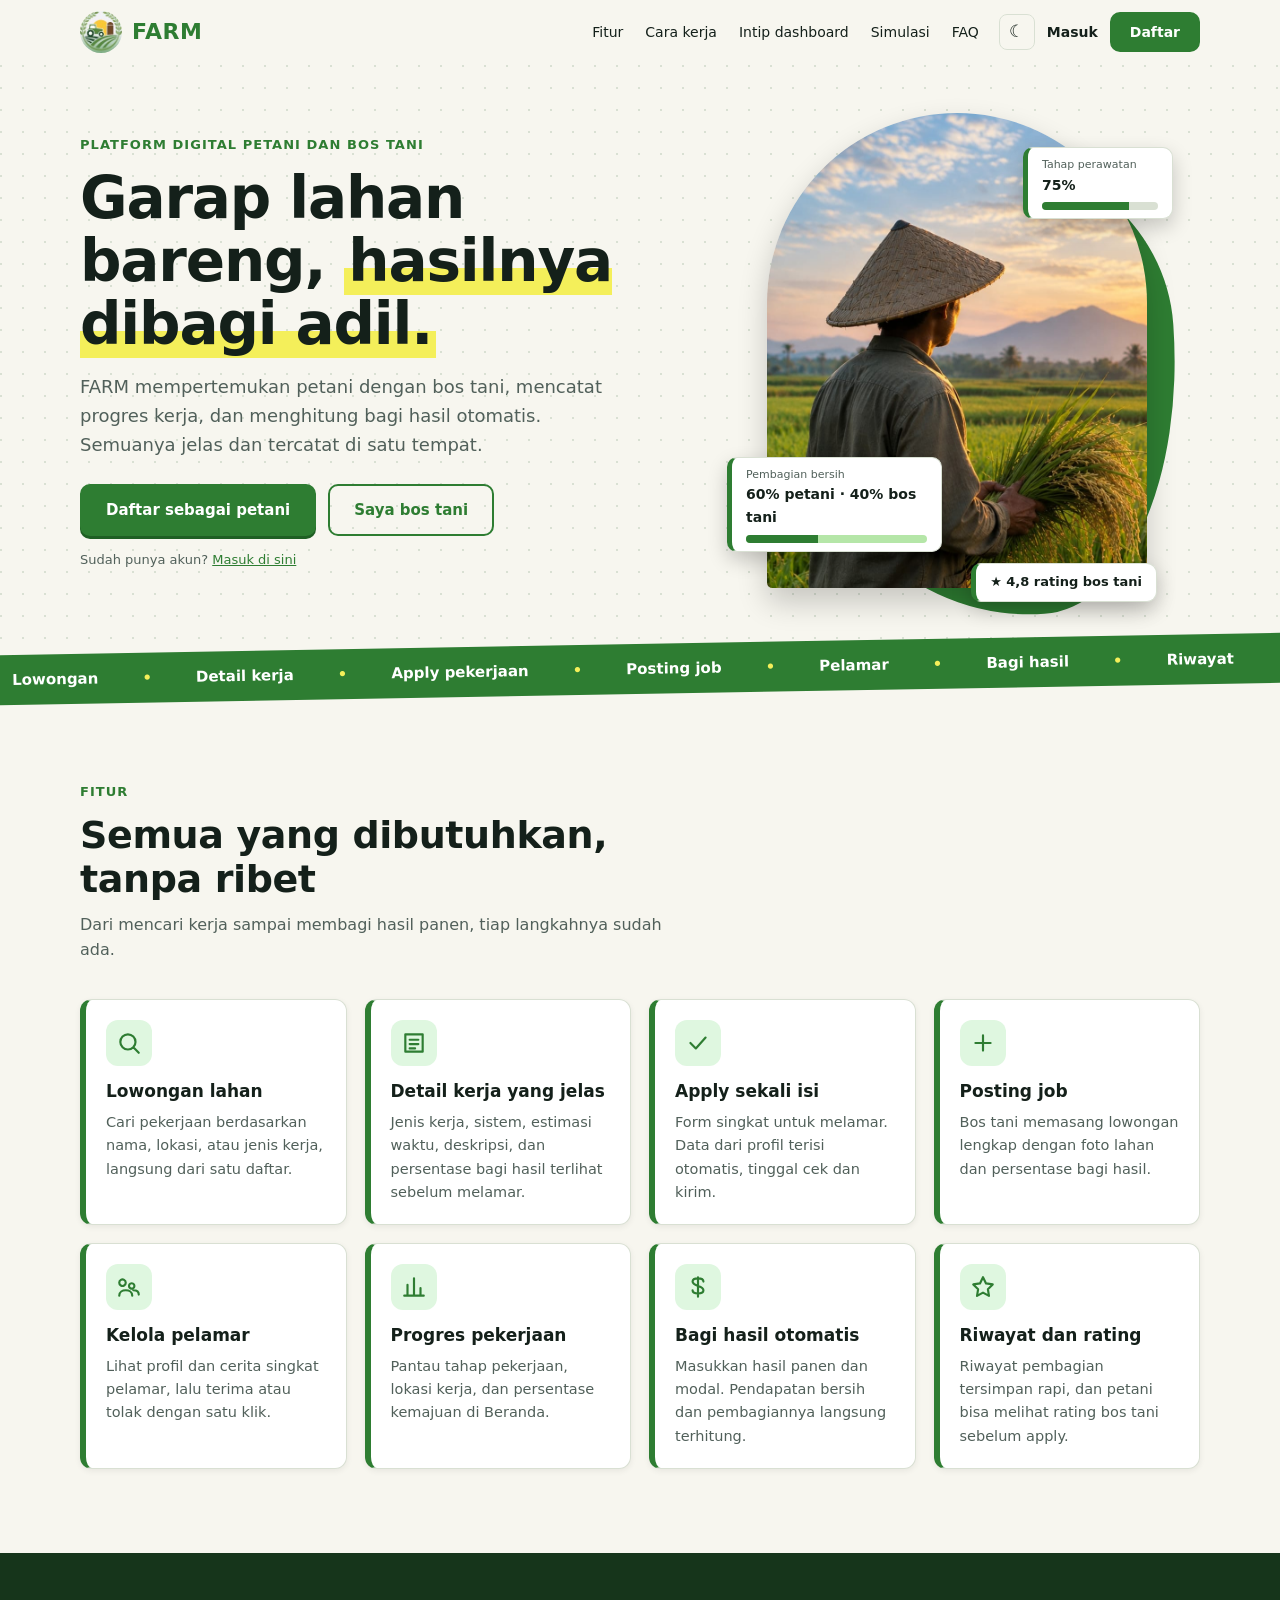
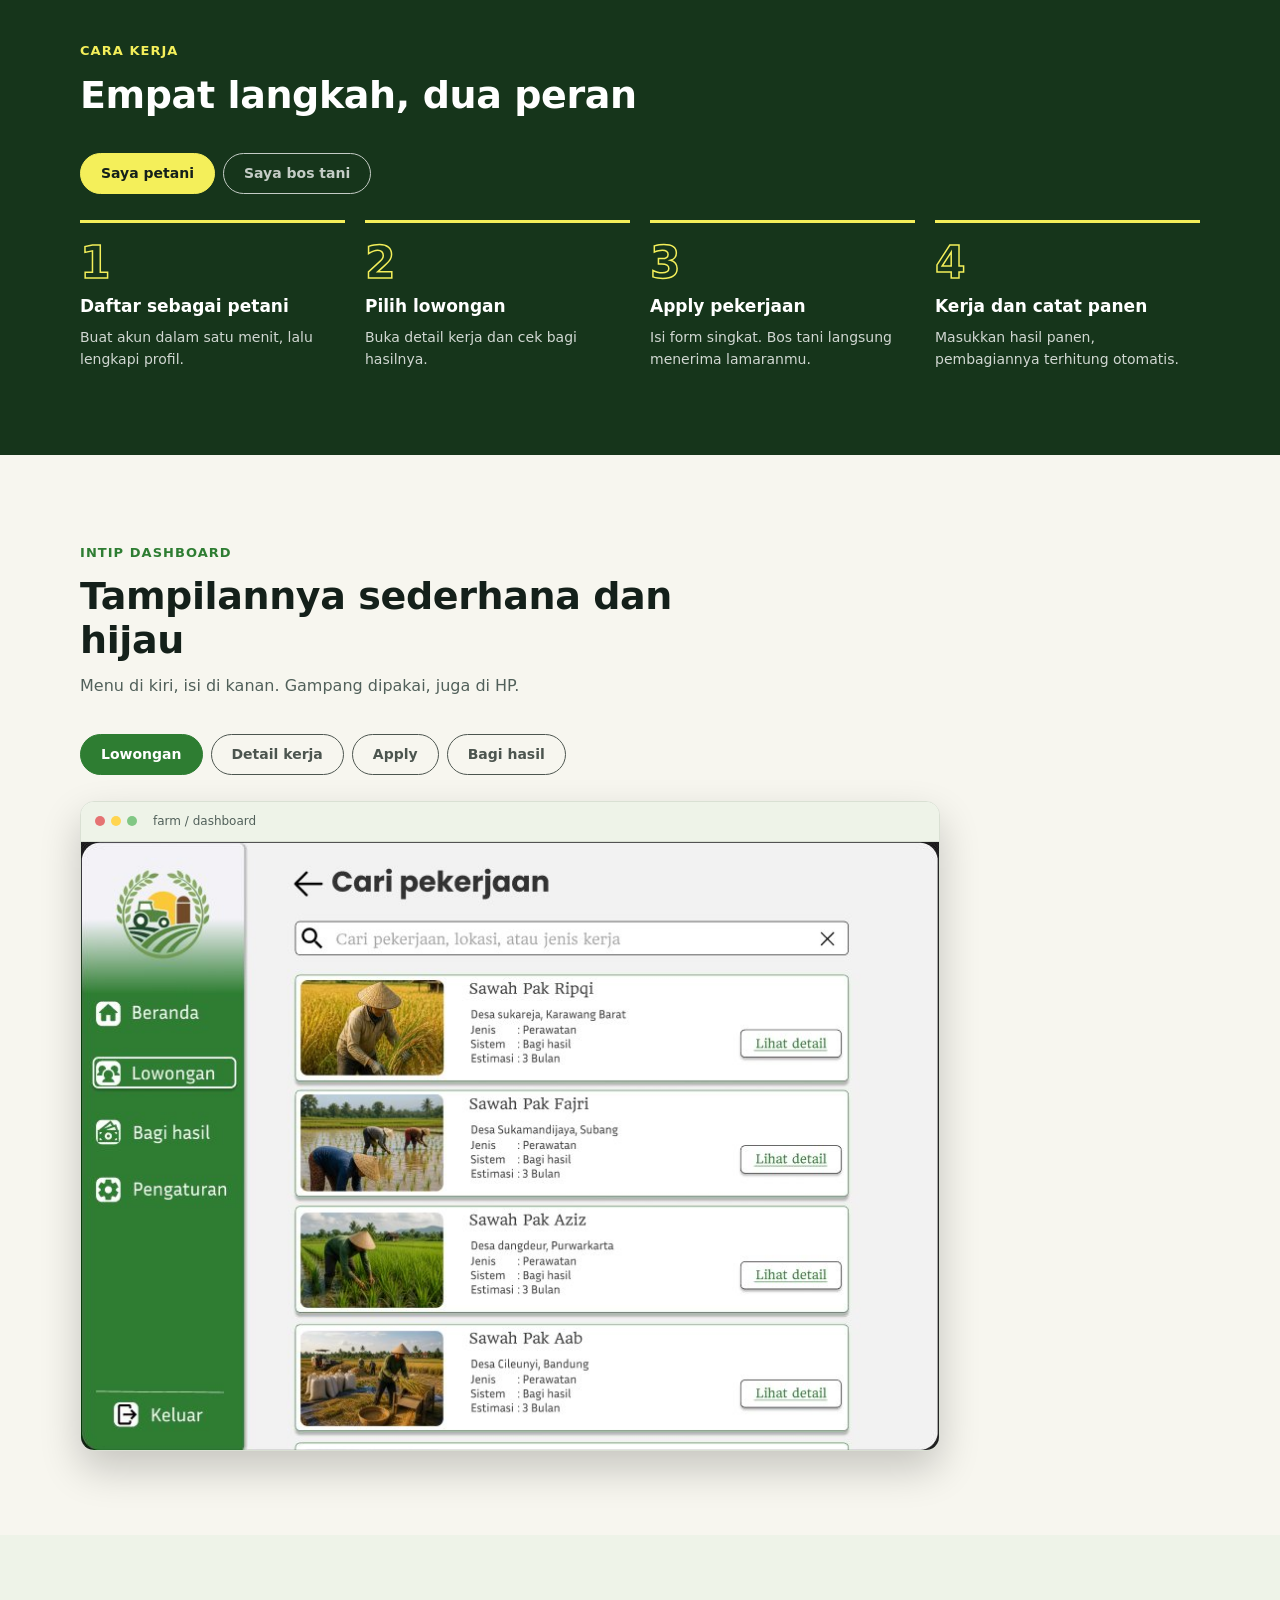
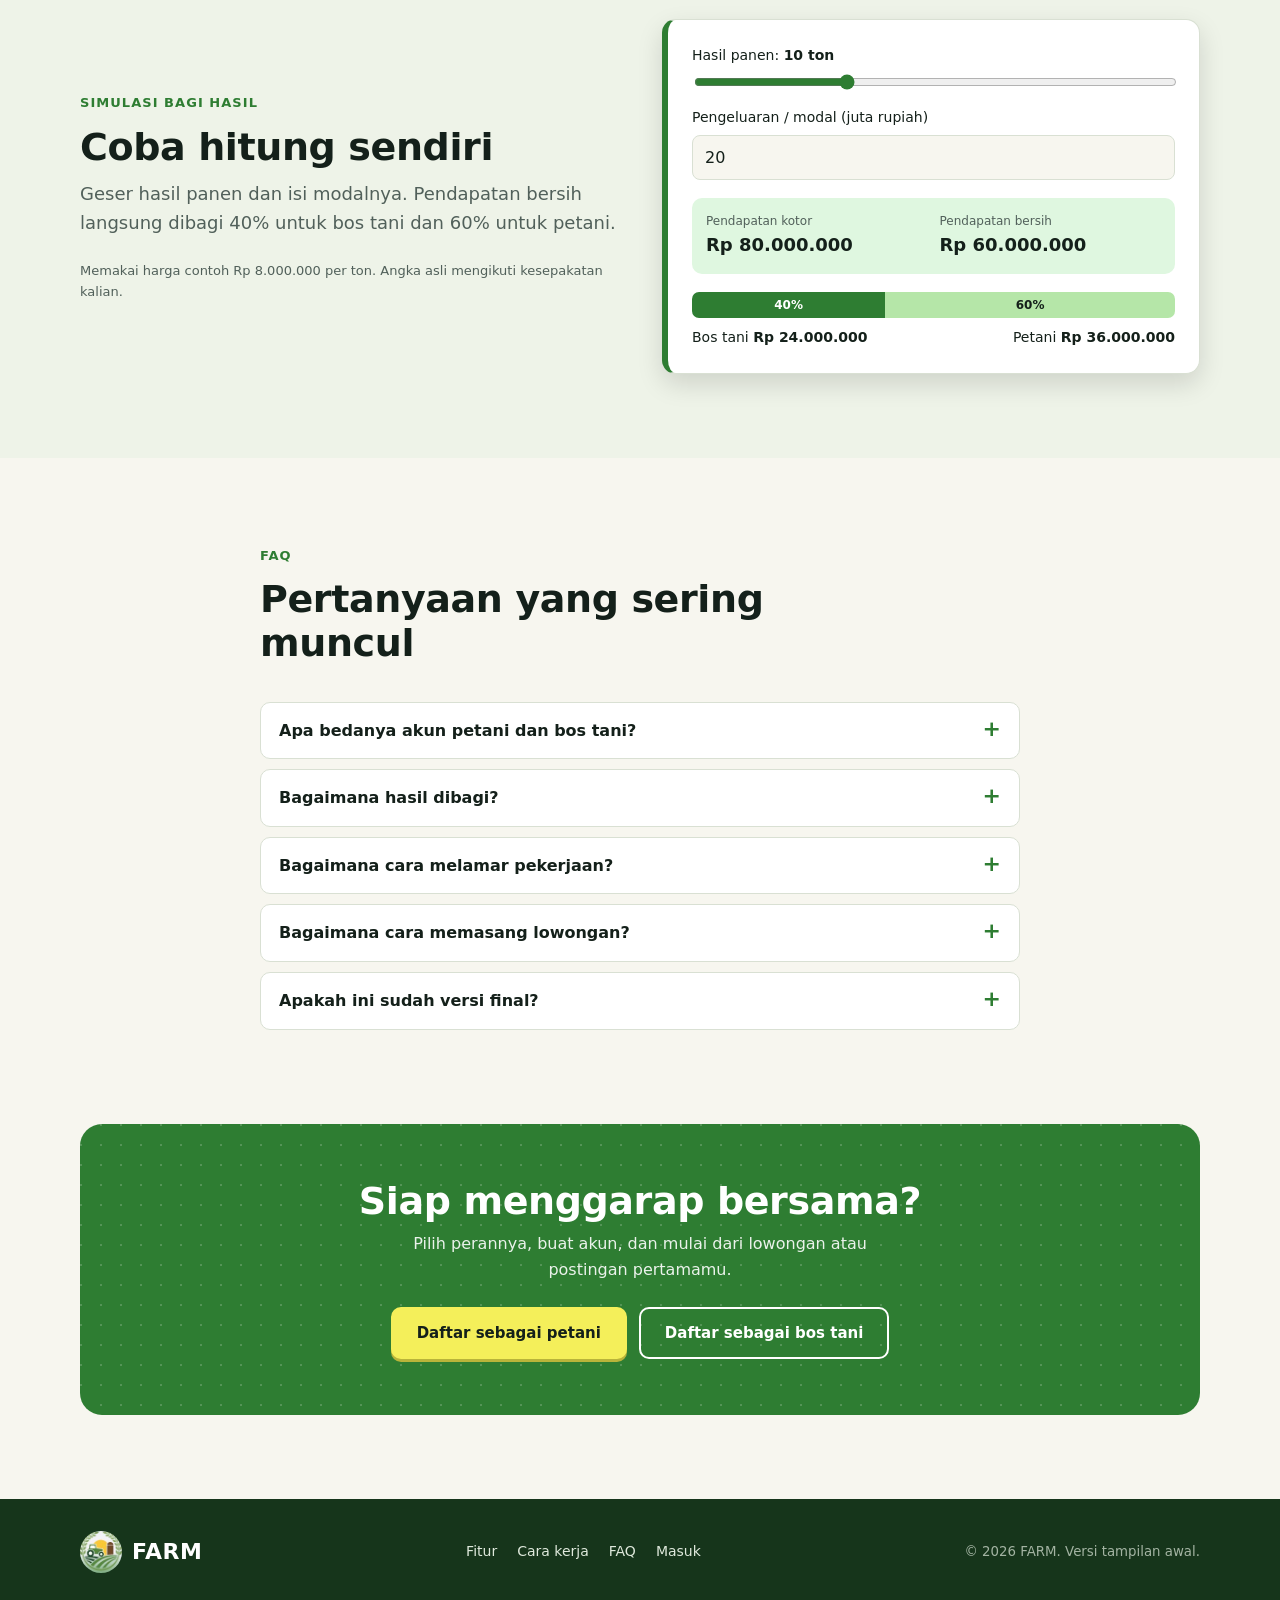
<file: index.html>
<!DOCTYPE html>
<html lang="id">
<head>
<meta charset="utf-8">
<meta name="viewport" content="width=device-width, initial-scale=1, viewport-fit=cover">
<title>FARM – Garap lahan bareng, hasil dibagi adil</title>
<meta name="description" content="FARM mempertemukan petani dan bos tani: cari lowongan, apply, posting job, dan hitung bagi hasil otomatis.">
<link rel="icon" href="assets/logo.jpg">
<link rel="stylesheet" href="css/landing.css">
<script src="js/common.js"></script>
</head>
<body>
<header class="nav" id="top"><div class="w nav-in">
  <a class="brand" href="#top"><img src="assets/logo.jpg" alt=""><span>FARM</span></a>
  <nav id="menu" aria-label="Menu utama"><a href="#fitur">Fitur</a><a href="#cara">Cara kerja</a><a href="#intip">Intip dashboard</a><a href="#simulasi">Simulasi</a><a href="#faq">FAQ</a></nav>
  <div class="nav-act"><button id="tema" type="button" aria-label="Ganti tema">&#9680;</button><a class="lnk" href="login.html">Masuk</a><a class="btn sm" href="login.html#daftar">Daftar</a><button id="burger" type="button" aria-label="Buka menu" aria-expanded="false">&#9776;</button></div>
</div></header>
<main>
<section class="hero"><div class="w hero-in">
  <div class="rv">
    <p class="eyebrow">Platform digital petani dan bos tani</p>
    <h1>Garap lahan bareng, <span class="hl">hasilnya dibagi adil.</span></h1>
    <p class="lead">FARM mempertemukan petani dengan bos tani, mencatat progres kerja, dan menghitung bagi hasil otomatis. Semuanya jelas dan tercatat di satu tempat.</p>
    <div class="cta"><a class="btn" href="login.html#daftar-petani">Daftar sebagai petani</a><a class="btn ghost" href="login.html#daftar-bos">Saya bos tani</a></div>
    <p class="small">Sudah punya akun? <a href="login.html">Masuk di sini</a></p>
  </div>
  <div class="hv rv"><div class="blob"></div>
    <img class="hero-img" src="assets/Leanding.jpeg" alt="Petani tersenyum memeluk padi hasil panen">
    <div class="chip c1"><small>Pembagian bersih</small><b>60% petani &middot; 40% bos tani</b><div class="bar2"><i></i></div></div>
    <div class="chip c2"><small>Tahap perawatan</small><b>75%</b><div class="pbar"><i></i></div></div>
    <div class="chip c3">&#9733; 4,8 rating bos tani</div>
  </div>
</div></section>
<div class="mq" aria-hidden="true"><div class="mq-in"><span>Lowongan</span><span>Detail kerja</span><span>Apply pekerjaan</span><span>Posting job</span><span>Pelamar</span><span>Bagi hasil</span><span>Riwayat</span><span>Rating</span><span>Lowongan</span><span>Detail kerja</span><span>Apply pekerjaan</span><span>Posting job</span><span>Pelamar</span><span>Bagi hasil</span><span>Riwayat</span><span>Rating</span></div></div>

<section class="sec" id="fitur"><div class="w">
  <div class="head rv"><p class="eyebrow">Fitur</p><h2>Semua yang dibutuhkan, tanpa ribet</h2><p>Dari mencari kerja sampai membagi hasil panen, tiap langkahnya sudah ada.</p></div>
  <div class="fgrid"><article class="fc rv"><span class="ico"><svg viewBox="0 0 24 24"><path d="M11 4a7 7 0 1 0 0 14 7 7 0 0 0 0-14zM21 21l-5-5"/></svg></span><h3>Lowongan lahan</h3><p>Cari pekerjaan berdasarkan nama, lokasi, atau jenis kerja, langsung dari satu daftar.</p></article><article class="fc rv"><span class="ico"><svg viewBox="0 0 24 24"><path d="M4 4h16v16H4zM8 9h8M8 13h8M8 17h5"/></svg></span><h3>Detail kerja yang jelas</h3><p>Jenis kerja, sistem, estimasi waktu, deskripsi, dan persentase bagi hasil terlihat sebelum melamar.</p></article><article class="fc rv"><span class="ico"><svg viewBox="0 0 24 24"><path d="M5 12l5 5 9-10"/></svg></span><h3>Apply sekali isi</h3><p>Form singkat untuk melamar. Data dari profil terisi otomatis, tinggal cek dan kirim.</p></article><article class="fc rv"><span class="ico"><svg viewBox="0 0 24 24"><path d="M12 5v14M5 12h14"/></svg></span><h3>Posting job</h3><p>Bos tani memasang lowongan lengkap dengan foto lahan dan persentase bagi hasil.</p></article><article class="fc rv"><span class="ico"><svg viewBox="0 0 24 24"><path d="M9 8a3 3 0 1 0 0 .1M3 20c0-3.500 3-5 6-5s6 1.500 6 5M17 11a2.500 2.500 0 1 0 0 .1M16 15c3 0 5 1.500 5 4"/></svg></span><h3>Kelola pelamar</h3><p>Lihat profil dan cerita singkat pelamar, lalu terima atau tolak dengan satu klik.</p></article><article class="fc rv"><span class="ico"><svg viewBox="0 0 24 24"><path d="M3 20h18M6 20V10M12 20V4M18 20v-7"/></svg></span><h3>Progres pekerjaan</h3><p>Pantau tahap pekerjaan, lokasi kerja, dan persentase kemajuan di Beranda.</p></article><article class="fc rv"><span class="ico"><svg viewBox="0 0 24 24"><path d="M12 3v18M17 7c0-2-2-3-5-3S7 5 7 7s2 3 5 4 5 2 5 4-2 3-5 3-5-1-5-3"/></svg></span><h3>Bagi hasil otomatis</h3><p>Masukkan hasil panen dan modal. Pendapatan bersih dan pembagiannya langsung terhitung.</p></article><article class="fc rv"><span class="ico"><svg viewBox="0 0 24 24"><path d="M12 3l2.800 5.700 6.200.9-4.500 4.400 1 6.200L12 17.200 6.500 20.200l1-6.200L3 9.600l6.200-.9z"/></svg></span><h3>Riwayat dan rating</h3><p>Riwayat pembagian tersimpan rapi, dan petani bisa melihat rating bos tani sebelum apply.</p></article></div>
</div></section>

<section class="sec dk" id="cara"><div class="w">
  <div class="head rv"><p class="eyebrow">Cara kerja</p><h2>Empat langkah, dua peran</h2></div>
  <div class="tabs rv" role="tablist"><button role="tab" data-g="cara" data-t="petani" aria-selected="true">Saya petani</button><button role="tab" data-g="cara" data-t="bos" aria-selected="false">Saya bos tani</button></div>
  <div data-gp="cara" data-p="petani"><ol class="steps"><li><b>1</b><h4>Daftar sebagai petani</h4><p>Buat akun dalam satu menit, lalu lengkapi profil.</p></li><li><b>2</b><h4>Pilih lowongan</h4><p>Buka detail kerja dan cek bagi hasilnya.</p></li><li><b>3</b><h4>Apply pekerjaan</h4><p>Isi form singkat. Bos tani langsung menerima lamaranmu.</p></li><li><b>4</b><h4>Kerja dan catat panen</h4><p>Masukkan hasil panen, pembagiannya terhitung otomatis.</p></li></ol></div><div data-gp="cara" data-p="bos" hidden><ol class="steps"><li><b>1</b><h4>Daftar sebagai bos tani</h4><p>Buat akun dan atur profil lahanmu.</p></li><li><b>2</b><h4>Posting job</h4><p>Isi detail kerja, foto lahan, dan persentase bagi hasil.</p></li><li><b>3</b><h4>Pilih pelamar</h4><p>Baca profil pelamar, terima yang cocok.</p></li><li><b>4</b><h4>Pantau dan bagi hasil</h4><p>Lihat progres kerja, lalu hitung pembagian saat panen.</p></li></ol></div>
</div></section>

<section class="sec" id="intip"><div class="w">
  <div class="head rv"><p class="eyebrow">Intip dashboard</p><h2>Tampilannya sederhana dan hijau</h2><p>Menu di kiri, isi di kanan. Gampang dipakai, juga di HP.</p></div>
  <div class="tabs rv" role="tablist"><button role="tab" data-g="prev" data-t="lowongan" aria-selected="true">Lowongan</button><button role="tab" data-g="prev" data-t="detail" aria-selected="false">Detail kerja</button><button role="tab" data-g="prev" data-t="apply" aria-selected="false">Apply</button><button role="tab" data-g="prev" data-t="bagi" aria-selected="false">Bagi hasil</button></div>
  <div class="frame rv"><div class="fbar"><i></i><i></i><i></i><span>farm / dashboard</span></div><img data-gp="prev" data-p="lowongan" src="assets/preview-lowongan.jpg" alt="Tampilan Lowongan di dashboard" ><img data-gp="prev" data-p="detail" src="assets/preview-detail.jpg" alt="Tampilan Detail kerja di dashboard" hidden><img data-gp="prev" data-p="apply" src="assets/preview-apply.jpg" alt="Tampilan Apply di dashboard" hidden><img data-gp="prev" data-p="bagi" src="assets/preview-bagi.jpg" alt="Tampilan Bagi hasil di dashboard" hidden></div>
</div></section>

<section class="sec alt" id="simulasi"><div class="w sim">
  <div class="rv"><p class="eyebrow">Simulasi bagi hasil</p><h2>Coba hitung sendiri</h2><p class="lead">Geser hasil panen dan isi modalnya. Pendapatan bersih langsung dibagi 40% untuk bos tani dan 60% untuk petani.</p><p class="small">Memakai harga contoh Rp 8.000.000 per ton. Angka asli mengikuti kesepakatan kalian.</p></div>
  <div class="card rv">
    <label for="sn">Hasil panen: <b id="snv">10 ton</b></label><input id="sn" type="range" min="1" max="30" value="10">
    <label for="sm">Pengeluaran / modal (juta rupiah)</label><input id="sm" type="number" min="0" value="20">
    <div class="res" aria-live="polite"><div><small>Pendapatan kotor</small><b id="r-k"></b></div><div><small>Pendapatan bersih</small><b id="r-b"></b></div></div>
    <div class="split"><div class="sb"><i style="width:40%">40%</i><i class="p" style="width:60%">60%</i></div>
      <div class="sl"><span>Bos tani <b id="r-bos"></b></span><span>Petani <b id="r-pet"></b></span></div></div>
    <p class="warn" id="r-w" hidden>Modal melebihi pendapatan, jadi belum ada yang dibagi.</p>
  </div>
</div></section>

<section class="sec" id="faq"><div class="w narrow">
  <div class="head rv"><p class="eyebrow">FAQ</p><h2>Pertanyaan yang sering muncul</h2></div><details class="rv"><summary>Apa bedanya akun petani dan bos tani?</summary><p>Petani mencari dan melamar pekerjaan. Bos tani memposting lowongan, memilih pelamar, dan memantau progres. Keduanya memakai hitungan bagi hasil yang sama.</p></details><details class="rv"><summary>Bagaimana hasil dibagi?</summary><p>Pembagian dihitung dari pendapatan bersih, yaitu hasil panen dikurangi modal. Contoh di sini memakai 60% untuk petani dan 40% untuk bos tani, dan persentasenya selalu terlihat di detail kerja.</p></details><details class="rv"><summary>Bagaimana cara melamar pekerjaan?</summary><p>Masuk sebagai petani, buka menu Lowongan, pilih Lihat detail, lalu Apply pekerjaan dan isi form singkatnya.</p></details><details class="rv"><summary>Bagaimana cara memasang lowongan?</summary><p>Masuk sebagai bos tani, buka menu Posting job, isi detail kerja, lalu tekan Posting lowongan. Lowongan langsung tampil di daftar petani.</p></details><details class="rv"><summary>Apakah ini sudah versi final?</summary><p>Ini masih versi pengembangan. Data tersimpan di database MySQL. Login Google/Facebook masih mode demo.</p></details>
</div></section>

<section class="w"><div class="band rv"><h2>Siap menggarap bersama?</h2><p>Pilih perannya, buat akun, dan mulai dari lowongan atau postingan pertamamu.</p>
  <div class="cta c"><a class="btn y" href="login.html#daftar-petani">Daftar sebagai petani</a><a class="btn ghost w2" href="login.html#daftar-bos">Daftar sebagai bos tani</a></div></div></section>
</main>
<footer><div class="w foot"><a class="brand" href="#top"><img src="assets/logo.jpg" alt=""><span>FARM</span></a><nav><a href="#fitur">Fitur</a><a href="#cara">Cara kerja</a><a href="#faq">FAQ</a><a href="login.html">Masuk</a></nav><small>&copy; 2026 FARM. Versi tampilan awal.</small></div></footer>
<script src="js/landing.js"></script>
</body>
</html>
</file>
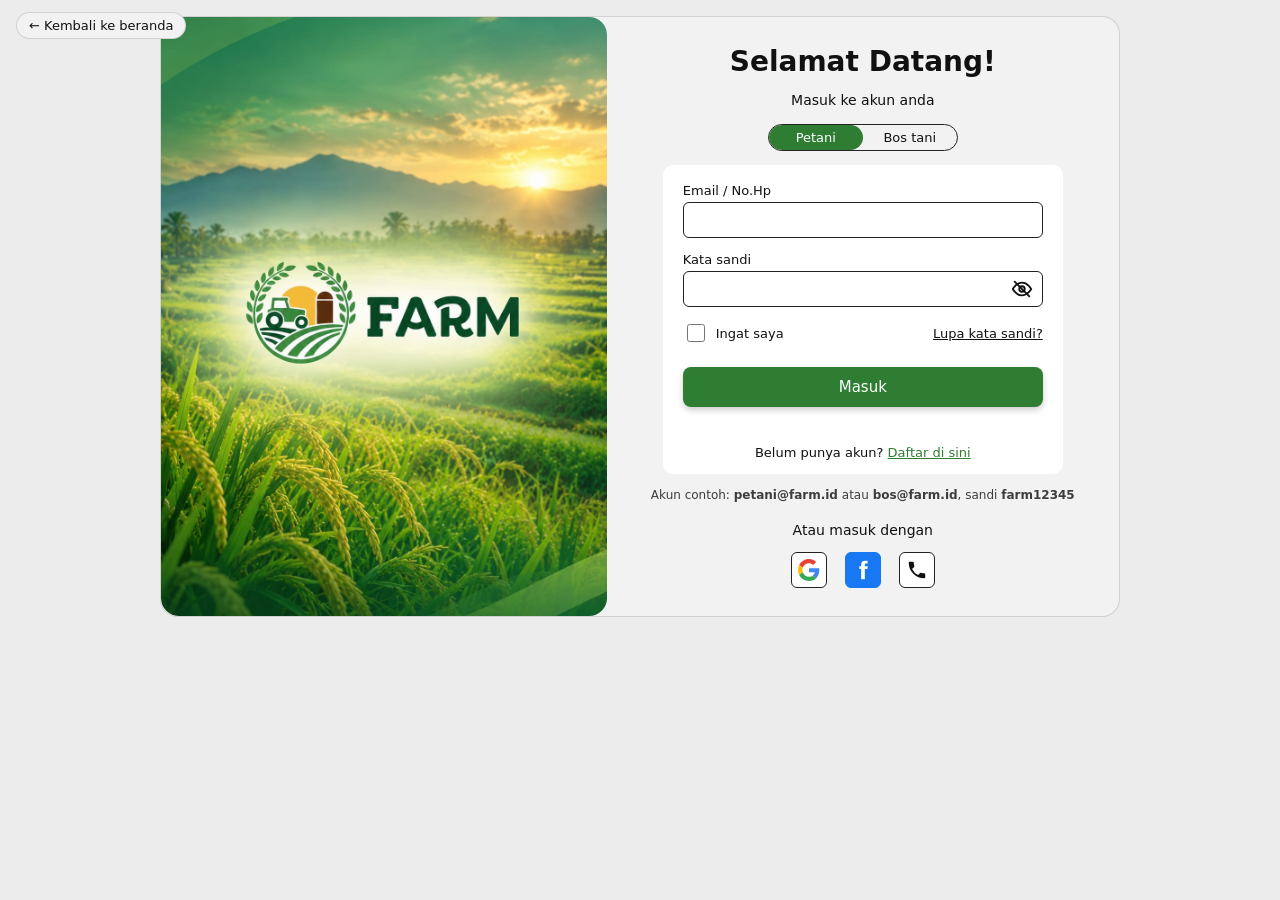
<file: dashboard-bos-tani.html>
<!DOCTYPE html>
<html lang="id">
<head>
<meta charset="utf-8">
<meta name="viewport" content="width=device-width, initial-scale=1, viewport-fit=cover">
<title>FARM – Dashboard Bos Tani</title>
<link rel="icon" href="data:,">
<link rel="stylesheet" href="css/dashboard.css">
<script src="js/common.js"></script>
</head>
<body data-role="bos">
<aside>
  <img class="logo" src="assets/logo.jpg" alt="FARM">
  <nav>
    <button class="nav" data-v="beranda" aria-current="page"><svg width="24" height="24" viewBox="0 0 24 24" fill="currentColor"><path d="M12 3 2 12h3v8h5v-6h4v6h5v-8h3z"/></svg><span>Beranda</span></button>
    <button class="nav" data-v="pelamar"><svg width="24" height="24" viewBox="0 0 24 24" fill="currentColor"><circle cx="9" cy="8" r="3.500"/><circle cx="17" cy="9" r="2.500"/><path d="M2 20c0-3.500 3-6 7-6s7 2.500 7 6zM15 14.500c3.500 0 7 1.500 7 5.500h-5c0-2-.8-4-2-5.500z"/></svg><span>Pelamar</span></button>
    <button class="nav" data-v="posting"><svg width="24" height="24" viewBox="0 0 24 24" fill="none" stroke="currentColor" stroke-width="2.500" stroke-linecap="round"><rect x="3" y="3" width="18" height="18" rx="3"/><path d="M12 8v8M8 12h8"/></svg><span>Posting job</span></button>
    <button class="nav" data-v="bagi"><svg width="24" height="24" viewBox="0 0 24 24" fill="currentColor"><path d="M3 9l9-6 9 6v11H3zm9-3.600L6 9.500V18h12V9.500zM9 11h6v5H9z"/></svg><span>Bagi hasil</span></button>
    <button class="nav" data-v="chat"><svg width="24" height="24" viewBox="0 0 24 24" fill="currentColor"><path d="M4 3h16a2 2 0 0 1 2 2v11a2 2 0 0 1-2 2H9l-5 4v-4H4a2 2 0 0 1-2-2V5a2 2 0 0 1 2-2z"/></svg><span>Chat</span></button>
    <button class="nav" data-v="atur"><svg width="24" height="24" viewBox="0 0 24 24" fill="currentColor"><path d="M19.400 13a7.500 7.500 0 0 0 0-2l2.100-1.600-2-3.500-2.500 1a7.500 7.500 0 0 0-1.700-1L15 3h-4l-.4 2.900a7.500 7.500 0 0 0-1.700 1l-2.500-1-2 3.500L6.600 11a7.500 7.500 0 0 0 0 2l-2.100 1.600 2 3.500 2.500-1c.5.400 1.100.7 1.700 1L11 21h4l.4-2.900c.6-.3 1.200-.6 1.700-1l2.500 1 2-3.500zM13 15.500a3.500 3.500 0 1 1 0-7 3.500 3.500 0 0 1 0 7z"/></svg><span>Pengaturan</span></button>
  </nav>
  <button class="nav out" id="keluar"><svg width="24" height="24" viewBox="0 0 24 24" fill="none" stroke="currentColor" stroke-width="2.500" stroke-linecap="round" stroke-linejoin="round"><path d="M10 4H4v16h6M14 8l4 4-4 4M18 12H9"/></svg><span>Keluar</span></button>
</aside>

<main>
<!-- BERANDA -->
<section id="v-beranda">
  <div class="top"><div><h1>Hallo, <span class="nm">Andi</span></h1><div class="role">Bos tani</div></div><button class="bell" aria-label="Notifikasi"><svg width="34" height="34" viewBox="0 0 24 24" fill="currentColor"><path d="M12 22a2.500 2.500 0 0 0 2.400-2h-4.800A2.500 2.500 0 0 0 12 22zm7-6V11a7 7 0 0 0-5-6.700V3a2 2 0 0 0-4 0v1.300A7 7 0 0 0 5 11v5l-2 2v1h18v-1z"/></svg><i></i></button></div>
  <div class="banner" id="bn">Ada 4 pelamar baru menunggu keputusanmu</div>
  <div class="card" style="margin-bottom:16px;max-width:820px"><h2 id="kj-t">Progres pekerjaan</h2><div id="kj"></div></div>
  <div class="card" style="max-width:520px"><h2>Ringkasan Bagi Hasil</h2>
    <div class="sum"><div><div style="text-align:center">Hasil panen terakhir</div><div class="big" id="s-ton">-</div></div>
      <div><div style="text-align:center;text-decoration:underline;text-decoration-color:#1e88e5;margin-bottom:6px">Pembagian hasil</div>
        <p><span id="s-bl">Bos tani</span><span id="s-bos"></span></p><p><span id="s-pl">Petani</span><span id="s-pet"></span></p><p style="border-top:1px solid #333;padding-top:3px"><span>Pendapatan bersih</span><span id="s-net"></span></p></div></div></div>
</section>

<!-- LOWONGAN -->
<section id="v-pelamar" hidden>
  <div class="top"><h1 class="sub"><button class="back" data-v="beranda" aria-label="Kembali">&larr;</button>Daftar pelamar</h1></div>
  <div class="search"><span>&#128269;</span><input id="q" placeholder="Cari nama, lokasi, atau keahlian" aria-label="Cari"><button id="qx" aria-label="Hapus">&times;</button></div>
  <div id="pelamar"></div><p id="nopel" class="note" hidden>Tidak ada pelamar yang cocok.</p>
</section>

<!-- BAGI HASIL -->
<section id="v-bagi" hidden>
  <div class="top"><div><h1>Hallo, <span class="nm">Andi</span></h1><div class="role">Bos tani</div></div><button class="bell" aria-label="Notifikasi"><svg width="34" height="34" viewBox="0 0 24 24" fill="currentColor"><path d="M12 22a2.500 2.500 0 0 0 2.400-2h-4.800A2.500 2.500 0 0 0 12 22zm7-6V11a7 7 0 0 0-5-6.700V3a2 2 0 0 0-4 0v1.300A7 7 0 0 0 5 11v5l-2 2v1h18v-1z"/></svg></button></div>
  <div class="grid2">
    <div class="card"><h2>Pembagian bersih</h2><div class="pad">
      <div class="pbox"><div><span class="dot" id="dot-bos"></span><span>Bos Tani<div class="pct" id="pc-bos">&ndash;</div><div class="rp" id="p-bos"></div></span></div><div><span class="dot" id="dot-pet"></span><span>Petani<div class="pct" id="pc-pet">&ndash;</div><div class="rp" id="p-pet"></div></span></div></div>
      <div class="bar"><span class="a" id="bar-a">40%</span><span class="b" id="bar-b">60%</span></div>
      <p class="note" id="p-note">&#9432; Persentase dan nominal pembagian muncul setelah bos tani menyimpan hasil panen ke riwayat.</p></div></div>
    <div class="card"><h2>Masukan hasil panen</h2><div class="pad">
      <div class="f w"><label for="i-k">Pekerjaan</label><select id="i-k"></select><label for="i-t">Tanggal panen</label><input id="i-t" type="date"><label for="i-n">Jumlah hasil panen</label><input id="i-n" type="number" min="0" step="0.1" placeholder="Ton"><label for="i-h">Harga jual per ton</label><input id="i-h" type="number" min="0" value="8000000" placeholder="Rp"><label for="i-m">Pengeluaran (Modal)</label><input id="i-m" type="number" min="0" placeholder="Rp"></div>
      <p class="note" id="i-info" style="margin:8px 0 0"></p><button class="btn c" id="hitung" type="button">Hitung bagi hasil</button></div></div>
  </div>
  <div class="card" style="margin-bottom:16px"><h2>Riwayat pembagian</h2><div class="pad">
    <div class="tw"><table><thead><tr><th>Tanggal panen</th><th>Pekerjaan</th><th>Hasil panen</th><th>Pendapatan bersih</th><th>Bos tani</th><th>Petani</th><th>Status</th></tr></thead><tbody id="rb"></tbody></table></div>
    <button class="more" id="more" type="button">Lihat semua riwayat &#8964;</button></div></div>
  <div class="card"><h2>Hasil Perhitungan</h2><div class="pad"><div class="res">
    <div>Total hasil panen<b id="r1">&ndash;</b></div><div>Total pendapatan kotor<b id="r2">&ndash;</b></div><div>Pengeluaran (Modal)<b id="r3">&ndash;</b></div><div>Pendapatan bersih<b id="r4">&ndash;</b></div></div>
    <button class="btn c" id="simpan" type="button">Simpan hasil ke daftar riwayat</button></div></div>
</section>

<!-- PENGATURAN -->
<section id="v-atur" hidden>
  <div class="top"><h1>Pengaturan</h1></div>
  <div class="stabs" role="tablist"><button data-s="profil" aria-selected="true">Profil</button><button data-s="keamanan" aria-selected="false">Keamanan</button><button data-s="notif" aria-selected="false">Notifikasi</button><button data-s="tampilan" aria-selected="false">Tampilan</button></div>
  <div class="card sp" id="s-profil"><h2>Profil</h2><div class="pad">
    <div class="ava-row"><div class="ava" id="ava"><span id="ava-i">A</span></div><div><button class="sm" id="ubahfoto" type="button">Ganti foto</button><input type="file" id="foto" accept="image/*" hidden><p class="note">JPG atau PNG, maksimal 2 MB.</p></div></div>
    <div class="sf"><div><label for="a-nama">Nama lengkap</label><input id="a-nama" autocomplete="name"></div><div><label for="a-email">Email (untuk masuk)</label><input id="a-email" type="email" disabled></div><div><label for="a-hp">No. HP</label><input id="a-hp" type="tel" autocomplete="tel" placeholder="08xxxxxxxxxx"></div><div><label for="a-alamat">Alamat</label><textarea id="a-alamat" rows="3"></textarea></div><div><label for="a-peng">Pengalaman bertani</label><input id="a-peng" placeholder="Contoh: 5 tahun"></div></div>
    <div class="act"><button class="btn" id="simpanprofil" type="button">Simpan perubahan</button></div></div></div>
  <div id="s-keamanan" hidden>
    <div class="card sp"><h2>Ubah kata sandi</h2><div class="pad"><div class="sf"><div><label for="k-lama">Kata sandi saat ini</label><input id="k-lama" type="password" autocomplete="current-password"></div><div><label for="k-baru">Kata sandi baru</label><input id="k-baru" type="password" autocomplete="new-password"></div><div><label for="k-ulang">Ulangi kata sandi baru</label><input id="k-ulang" type="password" autocomplete="new-password"></div></div><p class="note">Minimal 8 karakter.</p><div class="act"><button class="btn" id="simpansandi" type="button">Perbarui kata sandi</button></div></div></div>
    <div class="card sp danger"><h2>Hapus akun</h2><div class="pad"><p class="note" style="margin:0 0 12px">Akun dan seluruh datamu akan dihapus dan tidak bisa dikembalikan.</p><div class="sf" style="margin-bottom:10px"><div><label for="k-hapuspw">Kata sandi untuk konfirmasi</label><input id="k-hapuspw" type="password" autocomplete="current-password"></div></div><button class="btn red" id="hapus" type="button">Hapus akun saya</button></div></div></div>
  <div class="card sp" id="s-notif" hidden><h2>Notifikasi</h2><div class="pad"><div class="sw"><span>Pelamar baru<small>Pemberitahuan saat ada petani yang melamar</small></span><input type="checkbox" data-n="pelamar" aria-label="Pelamar baru"></div><div class="sw"><span>Bagi hasil<small>Pemberitahuan saat pembagian hasil diperbarui</small></span><input type="checkbox" data-n="bagi" aria-label="Bagi hasil"></div><div class="sw"><span>Pesan baru<small>Pesan dari petani</small></span><input type="checkbox" data-n="pesan" aria-label="Pesan baru"></div></div></div>
  <div class="card sp" id="s-tampilan" hidden><h2>Tampilan</h2><div class="pad"><div class="sf"><div><label>Tema</label><div class="opt"><label><input type="radio" name="tema" value="auto"> Otomatis</label><label><input type="radio" name="tema" value="light"> Terang</label><label><input type="radio" name="tema" value="dark"> Gelap</label></div></div></div></div></div>
</section>
<section id="v-posting" hidden>
  <div class="top"><h1>Posting lowongan</h1></div>
  <div class="card sp" style="max-width:600px"><h2>Buat lowongan baru</h2><div class="pad"><div class="sf">
    <div><label for="pj-nama">Nama lahan / judul</label><input id="pj-nama" placeholder="Contoh: Sawah Pak Andi"></div>
    <div><label for="pj-lok">Lokasi</label><input id="pj-lok" placeholder="Desa, Kecamatan, Kabupaten"></div>
    <div><label for="pj-jenis">Jenis pekerjaan</label><select id="pj-jenis"><option>Perawatan</option><option>Penanaman</option><option>Pemanenan</option><option>Pengolahan lahan</option></select></div>
    <div><label for="pj-sistem">Sistem</label><input id="pj-sistem" value="Bagi hasil" disabled></div>
    <div><label for="pj-est">Estimasi waktu</label><select id="pj-est"><option>1 bulan</option><option>2 bulan</option><option selected>3 bulan</option><option>4 bulan</option><option>5 bulan</option><option>6 bulan</option></select></div>
    <div><label>Tahapan pekerjaan (yang akan dilaporkan petani)</label><div id="pj-tahap"></div><button class="sm" id="pj-add" type="button">+ Tambah tahapan</button><p class="note" style="margin:6px 0 0">Petani hanya melaporkan tahapan yang kamu buat di sini. Tahapan terakhir menandai pekerjaan siap kamu konfirmasi.</p></div>
    <div><label for="pj-desk">Deskripsi</label><textarea id="pj-desk" rows="3" placeholder="Jelaskan pekerjaan yang dibutuhkan"></textarea></div>
    <div><label for="pj-pet">Persentase bagi hasil petani (%)</label><input id="pj-pet" type="number" min="1" max="99" value="60"><p class="note" id="pj-bos" style="margin:4px 0 0">Bos tani 40%</p></div>
    <div><label for="pj-foto">Foto lahan (opsional)</label><input id="pj-foto" type="file" accept="image/*"><img class="pv" id="pj-prev" alt="Pratinjau foto" hidden></div>
  </div><div class="act"><button class="btn" id="pj-go" type="button">Posting lowongan</button></div></div></div>
  <div class="card sp" style="max-width:600px"><h2>Lowongan saya</h2><div class="pad" id="pj-list"></div></div>
</section>
<section id="v-chat" hidden>
  <div class="top"><h1>Chat</h1></div>
  <div class="chat-box" id="chatbox">
    <div class="cl" id="cl"></div>
    <div class="cv">
      <div class="ch"><button class="back" id="cback" type="button" aria-label="Kembali ke daftar">&larr;</button><span id="cav"></span><b id="cname">Pilih percakapan</b></div>
      <div class="cm" id="cm"><p class="note" style="text-align:center">Pilih kontak di sebelah kiri untuk mulai chat.</p></div>
      <div class="cprev" id="cprev" hidden><img id="cpimg" alt="Foto yang akan dikirim"><button id="cpx" type="button" aria-label="Hapus foto">&times;</button></div>
      <div class="cc" id="cc" hidden><input type="file" id="cfile" accept="image/*" hidden><button class="ib" id="cfb" type="button" aria-label="Kirim foto"><svg width="22" height="22" viewBox="0 0 24 24" fill="none" stroke="currentColor" stroke-width="2" stroke-linecap="round" stroke-linejoin="round"><rect x="3" y="5" width="18" height="14" rx="2"/><circle cx="9" cy="11" r="2"/><path d="M21 16l-5-5-8 8"/></svg></button><input id="ctext" placeholder="Tulis pesan" autocomplete="off" aria-label="Tulis pesan"><button class="btn" id="csend" type="button">Kirim</button></div>
    </div>
  </div>
</section>
<section id="v-pdetail" hidden>
  <div class="top"><div><h1>Hallo, <span class="nm">Andi</span></h1><div class="role">Bos tani</div></div></div>
  <div class="top pgt"><h1 class="sub"><button class="back" data-v="pelamar" aria-label="Kembali">&larr;</button>Detail pelamar</h1></div>
  <div class="dgrid"><div><div class="card jd" id="pd-card"></div><button class="rate" id="pd-rate" type="button">Lihat Riwayat Rating</button><button class="btn big" id="pd-ok" type="button">Terima pelamar</button><button class="btn big o" id="pd-no" type="button" style="margin-top:8px">Tolak pelamar</button></div><div id="pd-pic"></div></div>
</section>
<section id="v-laporan" hidden>
  <div class="top"><div><h1>Hallo, <span class="nm">Andi</span></h1><div class="role">Bos tani</div></div></div>
  <div class="top pgt"><h1 class="sub"><button class="back" data-v="beranda" aria-label="Kembali">&larr;</button>Laporan petani</h1></div>
  <div class="dgrid" style="max-width:860px;grid-template-columns:minmax(260px,330px) minmax(260px,1fr)">
    <div><div class="card jd" id="l-card"></div><button class="rate" id="l-rate" type="button">Lihat Riwayat Rating</button><button class="btn big" id="l-done" type="button">Tandai pekerjaan selesai</button><button class="btn big" id="l-bagi" type="button" style="margin-top:8px" hidden>Catat bagi hasil panen</button></div>
    <div class="card jd"><h3 style="margin:0 0 10px;font-size:17px">Semua laporan dari petani</h3><div id="l-list"></div></div>
  </div>
</section>
</main>
<div class="toast" id="toast" role="status"></div>
<script src="js/data.js"></script>
<script>startDash('bos',['dashboard-common','rating','chat','kerja','pengaturan','bos-tani'])</script>
</body>
</html>
</file>
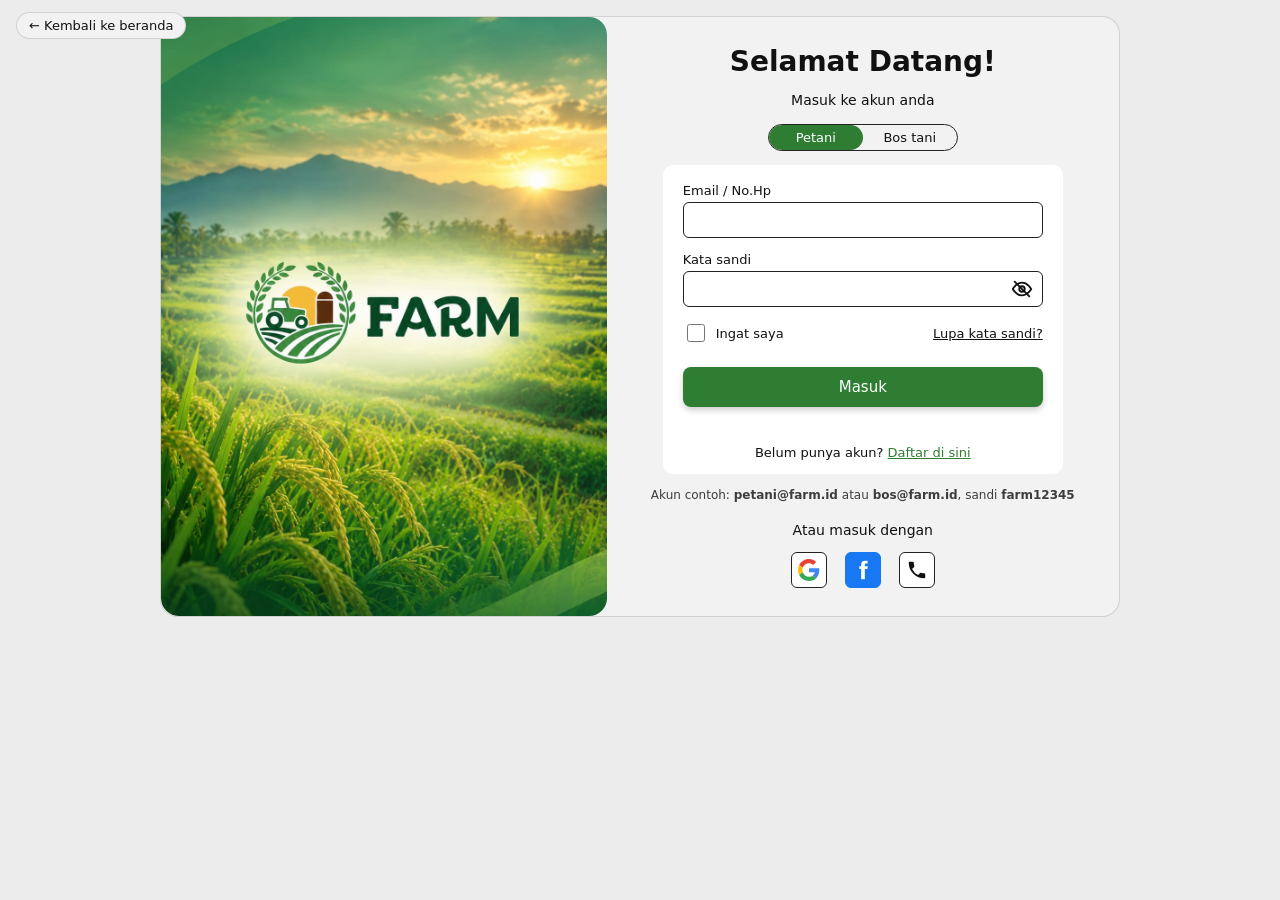
<file: dashboard-petani.html>
<!DOCTYPE html>
<html lang="id">
<head>
<meta charset="utf-8">
<meta name="viewport" content="width=device-width, initial-scale=1, viewport-fit=cover">
<title>FARM – Dashboard Petani</title>
<link rel="icon" href="data:,">
<link rel="stylesheet" href="css/dashboard.css">
<script src="js/common.js"></script>
</head>
<body data-role="petani">
<aside>
  <img class="logo" src="assets/logo.jpg" alt="FARM">
  <nav>
    <button class="nav" data-v="beranda" aria-current="page"><svg width="24" height="24" viewBox="0 0 24 24" fill="currentColor"><path d="M12 3 2 12h3v8h5v-6h4v6h5v-8h3z"/></svg><span>Beranda</span></button>
    <button class="nav" data-v="lowongan"><svg width="24" height="24" viewBox="0 0 24 24" fill="currentColor"><circle cx="9" cy="8" r="3.500"/><circle cx="17" cy="9" r="2.500"/><path d="M2 20c0-3.500 3-6 7-6s7 2.500 7 6zM15 14.500c3.500 0 7 1.500 7 5.500h-5c0-2-.8-4-2-5.500z"/></svg><span>Lowongan</span></button>
    <button class="nav" data-v="bagi"><svg width="24" height="24" viewBox="0 0 24 24" fill="currentColor"><path d="M3 9l9-6 9 6v11H3zm9-3.600L6 9.500V18h12V9.500zM9 11h6v5H9z"/></svg><span>Bagi hasil</span></button>
    <button class="nav" data-v="chat"><svg width="24" height="24" viewBox="0 0 24 24" fill="currentColor"><path d="M4 3h16a2 2 0 0 1 2 2v11a2 2 0 0 1-2 2H9l-5 4v-4H4a2 2 0 0 1-2-2V5a2 2 0 0 1 2-2z"/></svg><span>Chat</span></button>
    <button class="nav" data-v="atur"><svg width="24" height="24" viewBox="0 0 24 24" fill="currentColor"><path d="M19.400 13a7.500 7.500 0 0 0 0-2l2.100-1.600-2-3.500-2.500 1a7.500 7.500 0 0 0-1.700-1L15 3h-4l-.4 2.900a7.500 7.500 0 0 0-1.700 1l-2.500-1-2 3.500L6.600 11a7.500 7.500 0 0 0 0 2l-2.100 1.600 2 3.500 2.500-1c.5.400 1.100.7 1.700 1L11 21h4l.4-2.900c.6-.3 1.200-.6 1.700-1l2.500 1 2-3.500zM13 15.500a3.500 3.500 0 1 1 0-7 3.500 3.500 0 0 1 0 7z"/></svg><span>Pengaturan</span></button>
  </nav>
  <button class="nav out" id="keluar"><svg width="24" height="24" viewBox="0 0 24 24" fill="none" stroke="currentColor" stroke-width="2.500" stroke-linecap="round" stroke-linejoin="round"><path d="M10 4H4v16h6M14 8l4 4-4 4M18 12H9"/></svg><span>Keluar</span></button>
</aside>

<main>
<!-- BERANDA -->
<section id="v-beranda">
  <div class="top"><div><h1>Hallo, <span class="nm">Andi</span></h1><div class="role">Petani</div></div><button class="bell" aria-label="Notifikasi"><svg width="34" height="34" viewBox="0 0 24 24" fill="currentColor"><path d="M12 22a2.500 2.500 0 0 0 2.400-2h-4.800A2.500 2.500 0 0 0 12 22zm7-6V11a7 7 0 0 0-5-6.700V3a2 2 0 0 0-4 0v1.300A7 7 0 0 0 5 11v5l-2 2v1h18v-1z"/></svg><i></i></button></div>
  <div class="banner" id="bn">Memuat tugas...</div>
  <div class="card" style="margin-bottom:16px;max-width:820px"><h2 id="kj-t">Progres pekerjaan</h2><div id="kj"></div></div>
  <div class="card" style="max-width:520px"><h2>Ringkasan Bagi Hasil</h2>
    <div class="sum"><div><div style="text-align:center">Hasil panen terakhir</div><div class="big" id="s-ton">-</div></div>
      <div><div style="text-align:center;text-decoration:underline;text-decoration-color:#1e88e5;margin-bottom:6px">Pembagian hasil</div>
        <p><span id="s-bl">Bos tani</span><span id="s-bos"></span></p><p><span id="s-pl">Petani</span><span id="s-pet"></span></p><p style="border-top:1px solid #333;padding-top:3px"><span>Pendapatan bersih</span><span id="s-net"></span></p></div></div></div>
</section>

<!-- LOWONGAN -->
<section id="v-lowongan" hidden>
  <div class="top"><h1 class="sub"><button class="back" data-v="beranda" aria-label="Kembali">&larr;</button>Cari pekerjaan</h1></div>
  <div class="search"><span>&#128269;</span><input id="q" placeholder="Cari pekerjaan, lokasi, atau jenis kerja" aria-label="Cari"><button id="qx" aria-label="Hapus">&times;</button></div>
  <div id="jobs"></div><p id="nojob" class="note" hidden>Tidak ada lowongan yang cocok.</p>
</section>

<!-- BAGI HASIL -->
<section id="v-bagi" hidden>
  <div class="top"><div><h1>Hallo, <span class="nm">Andi</span></h1><div class="role">Petani</div></div><button class="bell" aria-label="Notifikasi"><svg width="34" height="34" viewBox="0 0 24 24" fill="currentColor"><path d="M12 22a2.500 2.500 0 0 0 2.400-2h-4.800A2.500 2.500 0 0 0 12 22zm7-6V11a7 7 0 0 0-5-6.700V3a2 2 0 0 0-4 0v1.300A7 7 0 0 0 5 11v5l-2 2v1h18v-1z"/></svg></button></div>
  <div class="grid2">
    <div class="card"><h2>Pembagian bersih</h2><div class="pad">
      <div class="pbox"><div><span class="dot" id="dot-bos"></span><span>Bos Tani<div class="pct" id="pc-bos">&ndash;</div><div class="rp" id="p-bos"></div></span></div><div><span class="dot" id="dot-pet"></span><span>Petani<div class="pct" id="pc-pet">&ndash;</div><div class="rp" id="p-pet"></div></span></div></div>
      <div class="bar"><span class="a" id="bar-a">40%</span><span class="b" id="bar-b">60%</span></div>
      <p class="note" id="p-note">&#9432; Persentase dan nominal pembagian muncul setelah bos tani menyimpan hasil panen ke riwayat.</p></div></div>
    <div class="card"><h2>Dicatat oleh bos tani</h2><div class="pad"><p class="note" style="margin:0;font-size:13px">Hasil panen, harga jual, dan modal dicatat oleh <b>bos tani</b> sebagai pemilik lahan. Kamu tidak perlu menghitung sendiri. Pantau hasilnya di sini setelah bos tani menyimpannya.</p></div></div>
  </div>
  <div class="card" style="margin-bottom:16px"><h2>Riwayat pembagian</h2><div class="pad">
    <div class="tw"><table><thead><tr><th>Tanggal panen</th><th>Pekerjaan</th><th>Hasil panen</th><th>Pendapatan bersih</th><th>Bos tani</th><th>Petani</th><th>Status</th></tr></thead><tbody id="rb"></tbody></table></div>
    <button class="more" id="more" type="button">Lihat semua riwayat &#8964;</button></div></div>
  <div class="card"><h2>Hasil Perhitungan</h2><div class="pad"><div class="res">
    <div>Total hasil panen<b id="r1">&ndash;</b></div><div>Total pendapatan kotor<b id="r2">&ndash;</b></div><div>Pengeluaran (Modal)<b id="r3">&ndash;</b></div><div>Pendapatan bersih<b id="r4">&ndash;</b></div></div></div></div>
</section>

<!-- PENGATURAN -->
<section id="v-atur" hidden>
  <div class="top"><h1>Pengaturan</h1></div>
  <div class="stabs" role="tablist"><button data-s="profil" aria-selected="true">Profil</button><button data-s="keamanan" aria-selected="false">Keamanan</button><button data-s="notif" aria-selected="false">Notifikasi</button><button data-s="tampilan" aria-selected="false">Tampilan</button></div>
  <div class="card sp" id="s-profil"><h2>Profil</h2><div class="pad">
    <div class="ava-row"><div class="ava" id="ava"><span id="ava-i">A</span></div><div><button class="sm" id="ubahfoto" type="button">Ganti foto</button><input type="file" id="foto" accept="image/*" hidden><p class="note">JPG atau PNG, maksimal 2 MB.</p></div></div>
    <div class="sf"><div><label for="a-nama">Nama lengkap</label><input id="a-nama" autocomplete="name"></div><div><label for="a-email">Email (untuk masuk)</label><input id="a-email" type="email" disabled></div><div><label for="a-hp">No. HP</label><input id="a-hp" type="tel" autocomplete="tel" placeholder="08xxxxxxxxxx"></div><div><label for="a-alamat">Alamat</label><textarea id="a-alamat" rows="3"></textarea></div><div><label for="a-peng">Pengalaman bertani</label><input id="a-peng" placeholder="Contoh: 5 tahun"></div></div>
    <div class="act"><button class="btn" id="simpanprofil" type="button">Simpan perubahan</button></div></div></div>
  <div id="s-keamanan" hidden>
    <div class="card sp"><h2>Ubah kata sandi</h2><div class="pad"><div class="sf"><div><label for="k-lama">Kata sandi saat ini</label><input id="k-lama" type="password" autocomplete="current-password"></div><div><label for="k-baru">Kata sandi baru</label><input id="k-baru" type="password" autocomplete="new-password"></div><div><label for="k-ulang">Ulangi kata sandi baru</label><input id="k-ulang" type="password" autocomplete="new-password"></div></div><p class="note">Minimal 8 karakter.</p><div class="act"><button class="btn" id="simpansandi" type="button">Perbarui kata sandi</button></div></div></div>
    <div class="card sp danger"><h2>Hapus akun</h2><div class="pad"><p class="note" style="margin:0 0 12px">Akun dan seluruh datamu akan dihapus dan tidak bisa dikembalikan.</p><div class="sf" style="margin-bottom:10px"><div><label for="k-hapuspw">Kata sandi untuk konfirmasi</label><input id="k-hapuspw" type="password" autocomplete="current-password"></div></div><button class="btn red" id="hapus" type="button">Hapus akun saya</button></div></div></div>
  <div class="card sp" id="s-notif" hidden><h2>Notifikasi</h2><div class="pad"><div class="sw"><span>Lowongan baru<small>Info lowongan yang cocok dengan keahlianmu</small></span><input type="checkbox" data-n="lowongan" aria-label="Lowongan baru"></div><div class="sw"><span>Bagi hasil<small>Pemberitahuan saat pembagian hasil diperbarui</small></span><input type="checkbox" data-n="bagi" aria-label="Bagi hasil"></div><div class="sw"><span>Pesan baru<small>Pesan dari bos tani</small></span><input type="checkbox" data-n="pesan" aria-label="Pesan baru"></div></div></div>
  <div class="card sp" id="s-tampilan" hidden><h2>Tampilan</h2><div class="pad"><div class="sf"><div><label>Tema</label><div class="opt"><label><input type="radio" name="tema" value="auto"> Otomatis</label><label><input type="radio" name="tema" value="light"> Terang</label><label><input type="radio" name="tema" value="dark"> Gelap</label></div></div></div></div></div>
</section>
<section id="v-detail" hidden>
  <div class="top"><div><h1>Hallo, <span class="nm">Andi</span></h1><div class="role">Petani</div></div></div>
  <div class="top pgt"><h1 class="sub"><button class="back" data-v="lowongan" aria-label="Kembali">&larr;</button>Detail kerja</h1></div>
  <div class="dgrid"><div><div class="card jd" id="d-card"></div><button class="rate" id="d-rate" type="button">Lihat Riwayat Rating</button><button class="btn big" id="d-apply" type="button">Apply pekerjaan</button></div><img class="dimg" id="d-img" alt=""></div>
</section>
<section id="v-apply" hidden>
  <div class="top"><div><h1>Hallo, <span class="nm">Andi</span></h1><div class="role">Petani</div></div></div>
  <div class="top pgt"><h1 class="sub"><button class="back" data-v="detail" aria-label="Kembali">&larr;</button>Detail kerja</h1></div>
  <div class="dgrid" style="max-width:820px;grid-template-columns:minmax(260px,330px) minmax(260px,1fr)"><div class="card jd" id="a-card"></div>
    <div class="card jd"><div class="sf"><div><label for="ap-nama">Nama Lengkap</label><input id="ap-nama" placeholder="Muhamad Aziz Sarif" autocomplete="name"></div><div><label for="ap-alamat">Alamat</label><input id="ap-alamat" placeholder="Sukamandijaya, Ciasem, Subang"></div><div><label for="ap-ttl">Tempat tanggal lahir</label><input id="ap-ttl" placeholder="Subang 14 Mei 2007"></div><div><label for="ap-hp">No hp</label><input id="ap-hp" type="tel" placeholder="+62 *** **** ****" autocomplete="tel"></div><div><label for="ap-tentang">Tentang anda</label><textarea id="ap-tentang" rows="3" placeholder="Ceritakan tentang diri anda secara singkat"></textarea></div></div></div></div>
  <div style="max-width:820px;margin-top:16px;text-align:center"><button class="btn" id="a-go" type="button" style="padding:12px 70px;font-size:15px">Apply pekerjaan</button></div>
</section>
<section id="v-chat" hidden>
  <div class="top"><h1>Chat</h1></div>
  <div class="chat-box" id="chatbox">
    <div class="cl" id="cl"></div>
    <div class="cv">
      <div class="ch"><button class="back" id="cback" type="button" aria-label="Kembali ke daftar">&larr;</button><span id="cav"></span><b id="cname">Pilih percakapan</b></div>
      <div class="cm" id="cm"><p class="note" style="text-align:center">Pilih kontak di sebelah kiri untuk mulai chat.</p></div>
      <div class="cprev" id="cprev" hidden><img id="cpimg" alt="Foto yang akan dikirim"><button id="cpx" type="button" aria-label="Hapus foto">&times;</button></div>
      <div class="cc" id="cc" hidden><input type="file" id="cfile" accept="image/*" hidden><button class="ib" id="cfb" type="button" aria-label="Kirim foto"><svg width="22" height="22" viewBox="0 0 24 24" fill="none" stroke="currentColor" stroke-width="2" stroke-linecap="round" stroke-linejoin="round"><rect x="3" y="5" width="18" height="14" rx="2"/><circle cx="9" cy="11" r="2"/><path d="M21 16l-5-5-8 8"/></svg></button><input id="ctext" placeholder="Tulis pesan" autocomplete="off" aria-label="Tulis pesan"><button class="btn" id="csend" type="button">Kirim</button></div>
    </div>
  </div>
</section>
<section id="v-tugas" hidden>
  <div class="top"><div><h1>Hallo, <span class="nm">Andi</span></h1><div class="role">Petani</div></div></div>
  <div class="top pgt"><h1 class="sub"><button class="back" data-v="beranda" aria-label="Kembali">&larr;</button>Laporan pekerjaan</h1></div>
  <div class="dgrid" style="max-width:860px;grid-template-columns:minmax(260px,330px) minmax(260px,1fr)">
    <div><div class="card jd" id="t-card"></div><button class="rate" id="t-rate" type="button">Lihat Riwayat Rating</button></div>
    <div class="card jd"><h3 style="margin:0 0 10px;font-size:17px">Kirim laporan progres</h3>
      <div id="t-form"><div class="sf"><div><label for="t-tahap">Sudah sampai tahap mana?</label><select id="t-tahap"></select></div><div><label for="t-cat">Catatan pekerjaan</label><textarea id="t-cat" rows="3" placeholder="Ceritakan apa yang sudah dikerjakan"></textarea></div>
        <div><label for="t-foto">Foto pengerjaan (wajib, maks. 3)</label><input id="t-foto" type="file" accept="image/*" multiple><div class="pps" id="t-prev"></div></div></div>
        <div class="act"><button class="btn" id="t-send" type="button">Kirim laporan</button></div></div>
      <p class="note" id="t-lock" hidden></p></div>
  </div>
  <div class="card sp" style="max-width:860px;margin-top:16px"><h2>Laporan yang sudah dikirim</h2><div class="pad" id="t-list"></div></div>
</section>
</main>
<div class="toast" id="toast" role="status"></div>
<script src="js/data.js"></script>
<script>startDash('petani',['dashboard-common','rating','chat','kerja','pengaturan','petani'])</script>
</body>
</html>
</file>
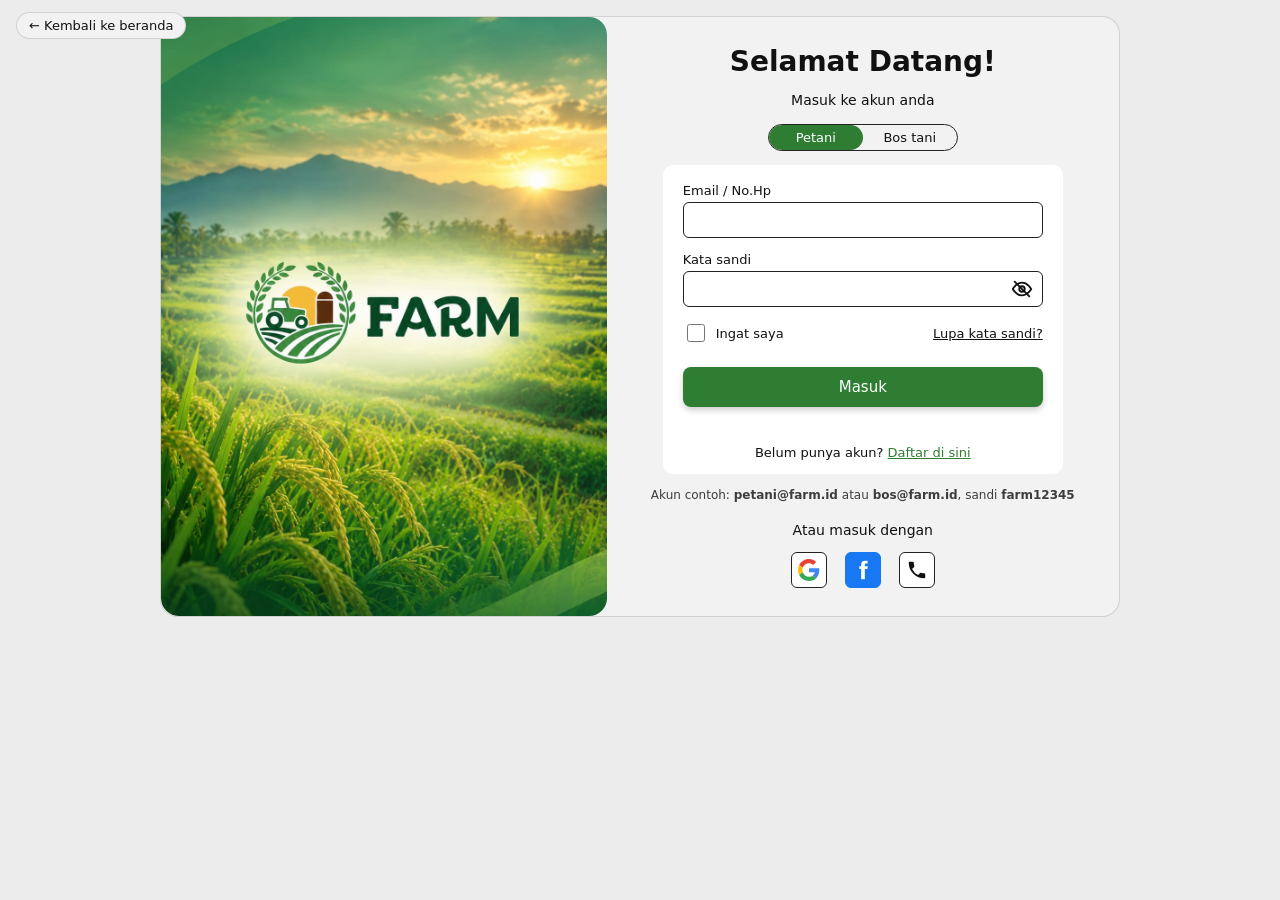
<file: login.html>
<!DOCTYPE html>
<html lang="id">
<head>
<meta charset="utf-8">
<meta name="viewport" content="width=device-width, initial-scale=1, viewport-fit=cover">
<title>FARM – Masuk</title>
<link rel="icon" href="data:,">
<link rel="stylesheet" href="css/login.css">
<script src="js/common.js"></script>
</head>
<body>
<a class="home" href="index.html">&larr; Kembali ke beranda</a>
<main class="wrap">
  <div class="photo" role="img" aria-label="Petani tersenyum memeluk padi"></div>
  <section class="right">
  <div class="view" id="v-login">
    <h1>Selamat Datang!</h1>
    <p class="sub">Masuk ke akun anda</p>
    <div class="tabs" role="tablist">
      <button role="tab" aria-selected="true" data-role="petani">Petani</button>
      <button role="tab" aria-selected="false" data-role="bos">Bos tani</button>
    </div>
    <div class="card">
      <div class="field">
        <label for="id">Email / No.Hp</label>
        <input id="id" type="text" autocomplete="username">
      </div>
      <div class="field">
        <label for="pw">Kata sandi</label>
        <div class="pw">
          <input id="pw" type="password" autocomplete="current-password">
          <button class="eye" type="button" id="eye" aria-label="Tampilkan kata sandi">
            <svg width="22" height="22" viewBox="0 0 24 24" fill="none" stroke="currentColor" stroke-width="2" stroke-linecap="round"><path d="M2 12s3.6-7 10-7 10 7 10 7-3.6 7-10 7S2 12 2 12z"/><circle cx="12" cy="12" r="3"/><path id="slash" d="M4 4l16 16"/></svg>
          </button>
        </div>
      </div>
      <div class="row">
        <label><input type="checkbox" id="rem"> Ingat saya</label>
        <a href="#lupa" id="lupa">Lupa kata sandi?</a>
      </div>
      <button class="btn" id="go" type="button">Masuk</button>
      <p class="msg" id="msg" role="status"></p>
      <p class="reg">Belum punya akun? <a href="#daftar" id="daftar">Daftar di sini</a></p>
    </div>
    <p class="demo">Akun contoh: <b>petani@farm.id</b> atau <b>bos@farm.id</b>, sandi <b>farm12345</b></p>
    <p class="alt">Atau masuk dengan</p>
    <div class="social">
      <button aria-label="Masuk dengan Google" data-sosial="Google"><svg width="22" height="22" viewBox="0 0 48 48"><path fill="#EA4335" d="M24 9.5c3.5 0 6.6 1.2 9 3.5l6.7-6.7C35.700 2.400 30.200 0 24 0 14.600 0 6.500 5.400 2.600 13.200l7.800 6.100C12.300 13.600 17.700 9.500 24 9.500z"/><path fill="#4285F4" d="M46.500 24.500c0-1.600-.1-3.100-.4-4.500H24v9h12.700c-.6 3-2.300 5.500-4.800 7.200l7.500 5.800c4.400-4.100 7.100-10.100 7.100-17.500z"/><path fill="#FBBC05" d="M10.400 28.700A14.500 14.500 0 0 1 9.500 24c0-1.600.3-3.200.9-4.700l-7.800-6.100A24 24 0 0 0 0 24c0 3.900.9 7.500 2.600 10.800l7.800-6.100z"/><path fill="#34A853" d="M24 48c6.500 0 11.900-2.100 15.900-5.800l-7.500-5.800c-2.100 1.400-4.800 2.300-8.400 2.300-6.300 0-11.700-4.100-13.600-9.800l-7.800 6.100C6.500 42.600 14.600 48 24 48z"/></svg></button>
      <button aria-label="Masuk dengan Facebook" data-sosial="Facebook" style="background:#1877f2;border-color:#1877f2"><svg width="22" height="22" viewBox="0 0 24 24" fill="#fff"><path d="M14 8V6.200c0-.8.200-1.200 1.400-1.200H17V2h-2.600C11.200 2 10 3.800 10 6v2H8v3h2v11h4V11h2.800l.4-3H14z"/></svg></button>
      <button aria-label="Masuk dengan nomor HP" data-sosial="HP" style="background:var(--card)"><svg width="22" height="22" viewBox="0 0 24 24" fill="#111"><path d="M6.600 10.800a15 15 0 0 0 6.600 6.600l2.200-2.200c.3-.3.700-.4 1-.2 1.100.4 2.300.6 3.600.6.600 0 1 .4 1 1V20c0 .6-.4 1-1 1A17 17 0 0 1 3 4c0-.6.4-1 1-1h3.500c.6 0 1 .4 1 1 0 1.300.2 2.500.6 3.600.1.300 0 .7-.2 1l-2.300 2.200z"/></svg></button>
    </div>
  </div>

  <div class="view" id="v-daftar" hidden>
    <h1>Buat Akun Baru</h1>
    <p class="sub">Daftar untuk mulai menggunakan FARM</p>
    <div class="tabs" role="tablist" aria-label="Daftar sebagai">
      <button role="tab" aria-selected="true">Petani</button>
      <button role="tab" aria-selected="false">Bos tani</button>
    </div>
    <div class="card compact">
      <div class="field"><label for="d-nama">Nama lengkap</label><input id="d-nama" type="text" autocomplete="name"></div>
      <div class="field"><label for="d-email">Email</label><input id="d-email" type="email" autocomplete="email"></div>
      <div class="field"><label for="d-hp">No.Hp</label><input id="d-hp" type="tel" inputmode="tel" autocomplete="tel" placeholder="08xxxxxxxxxx"></div>
      <div class="field"><label for="d-pw">Kata sandi</label><input id="d-pw" type="password" autocomplete="new-password"></div>
      <p class="hint">Minimal 8 karakter.</p>
      <div class="field"><label for="d-pw2">Ulangi kata sandi</label><input id="d-pw2" type="password" autocomplete="new-password"></div>
      <label class="agree"><input type="checkbox" id="d-setuju"><span>Saya menyetujui syarat dan ketentuan FARM.</span></label>
      <button class="btn" id="d-go" type="button">Daftar</button>
      <p class="msg" id="d-msg" role="status"></p>
      <p class="reg">Sudah punya akun? <a href="#masuk" data-back>Masuk di sini</a></p>
    </div>
  </div>

  <div class="view" id="v-lupa" hidden>
    <h1>Lupa Kata Sandi?</h1>
    <p class="lead">Masukkan email atau No.Hp akunmu beserta nama lengkap yang terdaftar. Jika cocok, kamu bisa membuat kata sandi baru.</p>
    <div class="card">
      <div id="l1"><div class="field"><label for="l-id">Email / No.Hp</label><input id="l-id" type="text" autocomplete="username"></div><div class="field"><label for="l-nama">Nama lengkap (untuk verifikasi)</label><input id="l-nama" type="text" autocomplete="name"></div><button class="btn" id="l-go" type="button">Lanjut</button></div>
      <div id="l2" hidden><div class="field"><label for="l-pw">Kata sandi baru</label><input id="l-pw" type="password" autocomplete="new-password"></div><div class="field"><label for="l-pw2">Ulangi kata sandi baru</label><input id="l-pw2" type="password" autocomplete="new-password"></div><button class="btn" id="l-save" type="button">Simpan kata sandi baru</button></div>
      <p class="msg" id="l-msg" role="status"></p>
      <p class="reg"><a href="#masuk" data-back>&larr; Kembali ke halaman masuk</a></p>
    </div>
  </div>
  </section>
</main>
<script src="js/data.js"></script>
<script src="js/login.js"></script>
</body>
</html>
</file>
<file: css/landing.css>
:root {
  --g: #2e7d32;
  --gd: #1f5f24;
  --gl: #dff7e0;
  --gm: #b5e6a8;
  --y: #f4ef5a;
  --bg: #f7f6ef;
  --alt: #eef3e8;
  --card: #fff;
  --ink: #14201a;
  --mut: #51605a;
  --line: #d9e0d3;
  --dk: #16351b;
  --hl: #f4ef5a;
  color-scheme: light;
}
@media (prefers-color-scheme: dark) {
  :root:not([data-theme="light"]) {
    --bg: #121612;
    --alt: #171e18;
    --card: #1c231d;
    --ink: #eef2ec;
    --mut: #aab5ad;
    --line: #2f3a31;
    --gl: #22402a;
    --dk: #0d2111;
    --hl: #4a6b25;
    color-scheme: dark;
  }
}
:root[data-theme="dark"] {
  --bg: #121612;
  --alt: #171e18;
  --card: #1c231d;
  --ink: #eef2ec;
  --mut: #aab5ad;
  --line: #2f3a31;
  --gl: #22402a;
  --dk: #0d2111;
  --hl: #4a6b25;
  color-scheme: dark;
}
* {
  box-sizing: border-box;
}
html {
  scroll-behavior: smooth;
  scroll-padding-top: 76px;
}
body {
  margin: 0;
  background: var(--bg);
  color: var(--ink);
  font-family: "Poppins", "Segoe UI", system-ui, sans-serif;
  line-height: 1.6;
  font-size: 16px;
}
img {
  max-width: 100%;
}
a {
  color: var(--g);
}
.w {
  width: min(1120px, 100% - 32px);
  margin-inline: auto;
}
.narrow {
  max-width: 760px;
}
[hidden] {
  display: none !important;
}
:focus-visible {
  outline: 2px solid var(--g);
  outline-offset: 3px;
}
/* tombol */
.btn {
  display: inline-flex;
  align-items: center;
  justify-content: center;
  background: var(--g);
  color: #fff;
  text-decoration: none;
  border: 2px solid var(--g);
  border-radius: 10px;
  padding: 12px 24px;
  font: inherit;
  font-weight: 600;
  font-size: 15px;
  cursor: pointer;
  box-shadow: 0 3px 0 var(--gd);
  transition:
    transform 0.15s,
    box-shadow 0.15s;
}
.btn:hover {
  transform: translateY(-2px);
  box-shadow: 0 5px 0 var(--gd);
}
.btn.sm {
  padding: 7px 18px;
  font-size: 14px;
  box-shadow: none;
}
.btn.ghost {
  background: transparent;
  color: var(--g);
  box-shadow: none;
}
.btn.ghost:hover {
  background: var(--gl);
}
.btn.y {
  background: var(--y);
  color: #14201a;
  border-color: var(--y);
  box-shadow: 0 3px 0 #b9b43a;
}
.btn.ghost.w2 {
  color: #fff;
  border-color: #fff;
}
.btn.ghost.w2:hover {
  background: #ffffff22;
}
/* navbar */
.nav {
  position: sticky;
  top: 0;
  z-index: 30;
  background: var(--bg);
  border-bottom: 1px solid transparent;
  transition: 0.2s;
  padding-top: env(safe-area-inset-top, 0px);
}
@supports (backdrop-filter: blur(8px)) {
  .nav {
    background: color-mix(in srgb, var(--bg) 85%, transparent);
    backdrop-filter: blur(10px);
  }
}
.nav.on {
  border-color: var(--line);
  box-shadow: 0 4px 14px #0001;
}
.nav-in {
  display: flex;
  align-items: center;
  gap: 20px;
  height: 64px;
}
.brand {
  display: flex;
  align-items: center;
  gap: 10px;
  text-decoration: none;
  color: var(--g);
  font-weight: 800;
  font-size: 22px;
  letter-spacing: 0.5px;
}
.brand img {
  width: 42px;
  height: 42px;
  border-radius: 50%;
  object-fit: cover;
}
#menu {
  display: flex;
  gap: 22px;
  margin-left: auto;
}
#menu a {
  color: var(--ink);
  text-decoration: none;
  font-size: 14px;
  font-weight: 500;
}
#menu a:hover {
  color: var(--g);
}
.nav-act {
  display: flex;
  align-items: center;
  gap: 12px;
}
.lnk {
  color: var(--ink);
  font-weight: 600;
  font-size: 14px;
  text-decoration: none;
}
#tema,
#burger {
  background: none;
  border: 1px solid var(--line);
  border-radius: 8px;
  color: var(--ink);
  width: 36px;
  height: 36px;
  font-size: 17px;
  cursor: pointer;
}
#burger {
  display: none;
}
/* hero */
.hero {
  padding: 48px 0 70px;
  background: radial-gradient(circle at 1px 1px, var(--line) 1px, transparent 0)
    0 0/22px 22px;
}
.hero-in {
  display: grid;
  grid-template-columns: 1.1fr 0.9fr;
  gap: 40px;
  align-items: center;
}
.eyebrow {
  display: inline-block;
  margin: 0 0 12px;
  font-size: 13px;
  font-weight: 700;
  letter-spacing: 0.08em;
  text-transform: uppercase;
  color: var(--g);
}
h1 {
  font-size: clamp(34px, 5.4vw, 58px);
  line-height: 1.08;
  margin: 0 0 18px;
  font-weight: 800;
  letter-spacing: -0.02em;
}
.hl {
  background: linear-gradient(transparent 60%, var(--hl) 60%);
  padding: 0 4px;
}
.lead {
  font-size: 18px;
  color: var(--mut);
  max-width: 540px;
  margin: 0 0 24px;
}
.cta {
  display: flex;
  gap: 12px;
  flex-wrap: wrap;
}
.cta.c {
  justify-content: center;
}
.small {
  font-size: 13px;
  color: var(--mut);
  margin: 14px 0 0;
}
.hv {
  position: relative;
  max-width: 380px;
  margin-inline: auto;
  width: 100%;
}
.blob {
  position: absolute;
  inset: 8% -8% -6% 10%;
  background: var(--g);
  border-radius: 46% 54% 40% 60%/50% 40% 60% 50%;
  transform: rotate(-4deg);
}
.hero-img {
  position: relative;
  display: block;
  width: 100%;
  aspect-ratio: 4/5;
  object-fit: cover;
  border-radius: 999px 999px 28px 28px;
  box-shadow: 0 14px 30px #0003;
}
.chip {
  position: absolute;
  background: var(--card);
  border: 1px solid var(--line);
  border-left: 5px solid var(--g);
  border-radius: 10px;
  padding: 8px 14px;
  font-size: 13px;
  box-shadow: 0 8px 20px #0003;
  animation: fl 5s ease-in-out infinite;
}
.chip small {
  display: block;
  color: var(--mut);
  font-size: 11px;
}
.chip b {
  font-size: 14px;
}
.c1 {
  left: -40px;
  bottom: 36px;
  width: 215px;
}
.c2 {
  right: -26px;
  top: 34px;
  width: 150px;
  animation-delay: -2s;
}
.c3 {
  right: -10px;
  bottom: -14px;
  font-weight: 600;
  animation-delay: -3.5s;
}
.bar2 {
  display: flex;
  height: 8px;
  border-radius: 4px;
  overflow: hidden;
  margin-top: 6px;
  background: var(--gm);
}
.bar2 i {
  width: 40%;
  background: var(--g);
}
.pbar {
  height: 8px;
  background: var(--line);
  border-radius: 4px;
  margin-top: 6px;
  overflow: hidden;
}
.pbar i {
  display: block;
  width: 75%;
  height: 100%;
  background: var(--g);
}
@keyframes fl {
  50% {
    transform: translateY(-8px);
  }
}
/* marquee */
.mq {
  background: var(--g);
  color: #fff;
  overflow: hidden;
  white-space: nowrap;
  padding: 12px 0;
  transform: rotate(-1deg);
  margin: -14px -10px 0;
}
.mq-in {
  display: inline-flex;
  gap: 0;
  animation: mq 28s linear infinite;
}
.mq span {
  padding: 0 22px;
  font-weight: 600;
  font-size: 15px;
}
.mq span::after {
  content: "\2022";
  margin-left: 44px;
  color: var(--y);
}
@keyframes mq {
  to {
    transform: translateX(-50%);
  }
}
/* section */
.sec {
  padding: 84px 0;
}
.sec.alt {
  background: var(--alt);
}
.head {
  max-width: 620px;
  margin-bottom: 36px;
}
h2 {
  font-size: clamp(26px, 3.6vw, 38px);
  line-height: 1.15;
  margin: 0 0 10px;
  font-weight: 800;
  letter-spacing: -0.01em;
}
.head p:not(.eyebrow) {
  color: var(--mut);
  margin: 0;
}
.fgrid {
  display: grid;
  grid-template-columns: repeat(auto-fit, minmax(250px, 1fr));
  gap: 18px;
}
.fc {
  background: var(--card);
  border: 1px solid var(--line);
  border-left: 6px solid var(--g);
  border-radius: 12px;
  padding: 20px;
  box-shadow: 0 2px 6px #0001;
  transition:
    transform 0.2s,
    box-shadow 0.2s;
}
.fc:hover {
  transform: translateY(-4px);
  box-shadow: 0 10px 22px #0002;
}
.ico {
  display: flex;
  width: 46px;
  height: 46px;
  border-radius: 12px;
  background: var(--gl);
  align-items: center;
  justify-content: center;
  margin-bottom: 12px;
}
.ico svg {
  width: 26px;
  height: 26px;
  fill: none;
  stroke: var(--g);
  stroke-width: 2;
  stroke-linecap: round;
  stroke-linejoin: round;
}
.fc h3 {
  margin: 0 0 6px;
  font-size: 17px;
}
.fc p {
  margin: 0;
  color: var(--mut);
  font-size: 14.5px;
}
/* cara kerja */
.dk {
  background: var(--dk);
  color: #fff;
}
.dk .eyebrow {
  color: var(--y);
}
.tabs {
  display: flex;
  gap: 8px;
  flex-wrap: wrap;
  margin-bottom: 26px;
}
.tabs button {
  background: transparent;
  color: inherit;
  border: 1.5px solid currentColor;
  border-radius: 999px;
  padding: 8px 20px;
  font: inherit;
  font-size: 14px;
  font-weight: 600;
  cursor: pointer;
  opacity: 0.75;
}
.tabs button[aria-selected="true"] {
  background: var(--g);
  border-color: var(--g);
  color: #fff;
  opacity: 1;
}
.dk .tabs button[aria-selected="true"] {
  background: var(--y);
  border-color: var(--y);
  color: #14201a;
}
.steps {
  list-style: none;
  margin: 0;
  padding: 0;
  display: grid;
  grid-template-columns: repeat(auto-fit, minmax(210px, 1fr));
  gap: 20px;
  counter-reset: s;
}
.steps li {
  position: relative;
  padding: 18px 0 0;
  border-top: 3px solid var(--y);
}
.steps b {
  display: block;
  font-size: 44px;
  line-height: 1;
  font-weight: 800;
  color: transparent;
  -webkit-text-stroke: 1.5px var(--y);
  margin-bottom: 8px;
}
.steps h4 {
  margin: 0 0 6px;
  font-size: 17px;
}
.steps p {
  margin: 0;
  font-size: 14px;
  opacity: 0.8;
}
/* intip */
.frame {
  background: var(--card);
  border: 1px solid var(--line);
  border-radius: 14px;
  overflow: hidden;
  box-shadow: 0 18px 40px #0003;
  max-width: 860px;
}
.fbar {
  display: flex;
  align-items: center;
  gap: 6px;
  padding: 10px 14px;
  background: var(--alt);
  border-bottom: 1px solid var(--line);
  font-size: 12px;
  color: var(--mut);
}
.fbar i {
  width: 10px;
  height: 10px;
  border-radius: 50%;
  background: #e57373;
}
.fbar i:nth-child(2) {
  background: #ffd54f;
}
.fbar i:nth-child(3) {
  background: #81c784;
}
.fbar span {
  margin-left: 10px;
}
.frame img {
  display: block;
  width: 100%;
  height: auto;
}
/* simulasi */
.sim {
  display: grid;
  grid-template-columns: 1fr 1fr;
  gap: 44px;
  align-items: center;
}
.card {
  background: var(--card);
  border: 1px solid var(--line);
  border-left: 6px solid var(--g);
  border-radius: 14px;
  padding: 24px;
  box-shadow: 0 10px 26px #0002;
}
.card label {
  display: block;
  font-size: 14px;
  margin: 0 0 6px;
}
.card input[type="range"] {
  width: 100%;
  accent-color: var(--g);
  margin-bottom: 16px;
}
.card input[type="number"] {
  width: 100%;
  padding: 9px 12px;
  border: 1px solid var(--line);
  border-radius: 8px;
  font: inherit;
  background: var(--bg);
  color: var(--ink);
  margin-bottom: 18px;
}
.res {
  display: grid;
  grid-template-columns: 1fr 1fr;
  gap: 12px;
  background: var(--gl);
  border-radius: 10px;
  padding: 14px;
}
.res small {
  display: block;
  font-size: 12px;
  color: var(--mut);
}
.res b {
  font-size: 18px;
}
.split {
  margin-top: 18px;
}
.sb {
  display: flex;
  height: 26px;
  border-radius: 7px;
  overflow: hidden;
  font-size: 12px;
  font-weight: 700;
  color: #fff;
}
.sb i {
  display: flex;
  align-items: center;
  justify-content: center;
  background: var(--g);
  font-style: normal;
}
.sb i.p {
  background: var(--gm);
  color: #14201a;
}
.sl {
  display: flex;
  justify-content: space-between;
  margin-top: 8px;
  font-size: 14px;
}
.warn {
  color: #c62828;
  font-size: 13px;
  margin: 10px 0 0;
}
/* faq */
details {
  background: var(--card);
  border: 1px solid var(--line);
  border-radius: 10px;
  margin-bottom: 10px;
  padding: 0 18px;
}
summary {
  cursor: pointer;
  padding: 15px 0;
  font-weight: 600;
  list-style: none;
  display: flex;
  justify-content: space-between;
  gap: 12px;
}
summary::-webkit-details-marker {
  display: none;
}
summary::after {
  content: "+";
  color: var(--g);
  font-size: 22px;
  line-height: 1;
}
details[open] summary::after {
  content: "\2212";
}
details p {
  margin: 0 0 16px;
  color: var(--mut);
  font-size: 15px;
}
/* cta + footer */
.band {
  background: var(--g);
  color: #fff;
  border-radius: 22px;
  padding: 56px 24px;
  text-align: center;
  margin-bottom: 84px;
  background-image: radial-gradient(
    circle at 1px 1px,
    #ffffff2e 1.5px,
    transparent 0
  );
  background-size: 20px 20px;
}
.band h2 {
  margin-bottom: 8px;
}
.band p {
  margin: 0 auto 24px;
  max-width: 480px;
  opacity: 0.9;
}
footer {
  background: var(--dk);
  color: #dfe9dc;
  padding: 32px 0;
}
.foot {
  display: flex;
  flex-wrap: wrap;
  gap: 16px 28px;
  align-items: center;
  justify-content: space-between;
}
.foot .brand {
  color: #fff;
}
.foot nav {
  display: flex;
  gap: 20px;
  flex-wrap: wrap;
}
.foot nav a {
  color: #dfe9dc;
  text-decoration: none;
  font-size: 14px;
}
.foot nav a:hover {
  text-decoration: underline;
}
footer small {
  opacity: 0.7;
}
/* animasi muncul */
.js .rv {
  opacity: 0;
  transform: translateY(22px);
  transition:
    opacity 0.6s,
    transform 0.6s;
}
.js .rv.in {
  opacity: 1;
  transform: none;
}
@media (prefers-reduced-motion: reduce) {
  html {
    scroll-behavior: auto;
  }
  .js .rv {
    opacity: 1;
    transform: none;
    transition: none;
  }
  .mq-in,
  .chip {
    animation: none;
  }
}
/* responsif */
@media (max-width: 860px) {
  #burger {
    display: block;
  }
  #menu {
    display: none;
    position: absolute;
    top: 100%;
    left: 0;
    right: 0;
    background: var(--bg);
    flex-direction: column;
    gap: 0;
    padding: 8px 16px 14px;
    border-bottom: 1px solid var(--line);
    margin: 0;
  }
  #menu.open {
    display: flex;
  }
  #menu a {
    padding: 12px 0;
    border-bottom: 1px solid var(--line);
  }
  .lnk {
    display: none;
  }
  .hero {
    padding-top: 28px;
  }
  .hero-in,
  .sim {
    grid-template-columns: 1fr;
  }
  .hv {
    max-width: 320px;
    margin-top: 10px;
  }
  .c1 {
    left: -14px;
  }
  .c2 {
    right: -10px;
  }
  .sec {
    padding: 60px 0;
  }
}

main {
  overflow-x: clip;
}
</file>
<file: css/dashboard.css>
:root {
  --g: #2e7d32;
  --gd: #1f5f24;
  --gl: #dff7e0;
  --gm: #b5e6a8;
  --bg: #efefef;
  --card: #fff;
  --ink: #111;
  --mut: #555;
  --line: #cfd8cf;
  color-scheme: light;
}
@media (prefers-color-scheme: dark) {
  :root:not([data-theme="light"]) {
    --bg: #171a17;
    --card: #242924;
    --ink: #f1f1f1;
    --mut: #b5b5b5;
    --line: #3b453b;
    --gl: #25402a;
    --gm: #3d6b3f;
    color-scheme: dark;
  }
}
:root[data-theme="dark"] {
  --bg: #171a17;
  --card: #242924;
  --ink: #f1f1f1;
  --mut: #b5b5b5;
  --line: #3b453b;
  --gl: #25402a;
  --gm: #3d6b3f;
  color-scheme: dark;
}
* {
  box-sizing: border-box;
}
html,
body {
  margin: 0;
  height: 100%;
}
body {
  background: var(--bg);
  color: var(--ink);
  font-family: "Poppins", "Segoe UI", system-ui, sans-serif;
  font-size: 14px;
  display: flex;
  padding-top: env(safe-area-inset-top, 0px);
}
button {
  font: inherit;
  cursor: pointer;
}
button:focus-visible,
input:focus-visible {
  outline: 2px solid var(--g);
  outline-offset: 2px;
}
aside {
  width: 210px;
  flex: none;
  background: linear-gradient(#f3f3f3 0, #f3f3f3 50px, var(--g) 150px);
  border-radius: 0 18px 18px 0;
  display: flex;
  flex-direction: column;
  padding: 26px 14px 18px;
  gap: 6px;
}
.logo {
  width: 100px;
  height: 96px;
  object-fit: cover;
  border-radius: 50%;
  margin: 0 auto 22px;
  display: block;
}
nav {
  display: flex;
  flex-direction: column;
  gap: 10px;
  flex: 1;
}
.nav {
  display: flex;
  align-items: center;
  gap: 12px;
  color: #fff;
  background: none;
  border: 2px solid transparent;
  border-radius: 10px;
  padding: 8px 10px;
  font-size: 16px;
  text-align: left;
}
.nav svg {
  flex: none;
}
.nav[aria-current="page"] {
  border-color: #fff;
}
.out {
  border-top: 1px solid #fff8;
  padding-top: 14px;
  justify-content: center;
}
main {
  flex: 1;
  padding: 22px 28px;
  overflow: auto;
  padding-bottom: max(22px, env(safe-area-inset-bottom));
}
.top {
  display: flex;
  justify-content: space-between;
  align-items: flex-start;
  margin-bottom: 12px;
}
h1 {
  margin: 0;
  font-size: 28px;
  font-weight: 700;
  line-height: 1.1;
}
.role {
  font-size: 13px;
}
.bell {
  background: none;
  border: 0;
  color: var(--g);
  position: relative;
}
.bell i {
  position: absolute;
  top: 2px;
  right: 2px;
  width: 9px;
  height: 9px;
  background: #e53935;
  border-radius: 50%;
}
.banner {
  display: inline-block;
  background: var(--g);
  color: #fff;
  padding: 7px 14px;
  border-radius: 8px;
  font-size: 17px;
  margin-bottom: 16px;
  box-shadow: 0 2px 4px #0003;
}
.card {
  background: var(--card);
  border: 1px solid var(--line);
  border-left: 6px solid var(--g);
  border-radius: 10px;
  box-shadow: 0 2px 5px #0002;
  overflow: hidden;
}
.card > h2 {
  margin: 0;
  font-size: 18px;
  padding: 8px 14px;
  border-bottom: 1px solid var(--g);
}
.pad {
  padding: 12px 14px;
}
.grid2 {
  display: grid;
  grid-template-columns: 1.5fr 1fr;
  gap: 16px;
  margin-bottom: 16px;
}
.pbox {
  display: flex;
  gap: 28px;
  margin-bottom: 10px;
}
.pbox div {
  display: flex;
  gap: 12px;
  align-items: flex-start;
}
.dot {
  width: 38px;
  height: 38px;
  border-radius: 50%;
  background: #d4d4d4;
  flex: none;
}
.pct {
  font-size: 22px;
  font-weight: 700;
  line-height: 1.1;
}
.rp {
  color: var(--g);
  font-size: 13px;
}
.bar {
  display: flex;
  height: 20px;
  border-radius: 5px;
  overflow: hidden;
  font-size: 11px;
  font-weight: 600;
  color: #fff;
}
.bar span {
  display: flex;
  align-items: center;
  justify-content: center;
}
.bar .a {
  background: var(--g);
  width: 40%;
}
.bar .b {
  background: var(--gm);
  color: #111;
  width: 60%;
}
.note {
  font-size: 12px;
  color: var(--mut);
  margin: 10px 0 0;
}
.f {
  display: grid;
  grid-template-columns: 1fr 130px;
  gap: 8px 10px;
  align-items: center;
  font-size: 13px;
}
.f input {
  height: 28px;
  border: 1px solid var(--line);
  border-radius: 5px;
  padding: 0 6px;
  background: var(--card);
  color: var(--ink);
  font: inherit;
  font-size: 13px;
  width: 100%;
}
.btn {
  background: var(--g);
  color: #fff;
  border: 0;
  border-radius: 6px;
  padding: 7px 16px;
  font-size: 13px;
  box-shadow: 0 2px 4px #0003;
}
.btn:hover {
  background: var(--gd);
}
.btn.c {
  display: block;
  margin: 14px auto 0;
}
table {
  width: 100%;
  border-collapse: collapse;
  font-size: 13px;
  text-align: center;
}
th,
td {
  padding: 5px 6px;
  border: 1px solid #1e88e5;
}
th {
  background: var(--gl);
}
td {
  background: var(--gl);
}
.ok {
  background: var(--gm);
  border-radius: 999px;
  padding: 1px 14px;
  font-size: 12px;
  display: inline-block;
}
.more {
  display: block;
  margin: 8px auto 0;
  background: var(--gm);
  color: var(--ink);
  border: 0;
  border-radius: 6px;
  padding: 3px 16px;
  font-size: 13px;
}
.res {
  display: grid;
  grid-template-columns: repeat(4, 1fr);
  background: var(--gl);
  padding: 10px 4px;
  text-align: center;
  font-size: 12px;
}
.res div {
  padding: 0 8px;
  border-left: 1px solid #333;
}
.res div:first-child {
  border: 0;
}
.res b {
  display: block;
  font-size: 14px;
  margin-top: 6px;
}
.prog {
  display: flex;
  gap: 12px;
  padding: 10px 12px;
}
.prog img,
.job img {
  width: 108px;
  height: 144px;
  object-fit: cover;
  border-radius: 5px;
  flex: none;
}
.prog .in {
  flex: 1;
  font-size: 13px;
}
.prog .in p {
  margin: 2px 0;
}
.pb {
  height: 8px;
  background: #ddd;
  border-radius: 4px;
  margin-top: 4px;
  overflow: hidden;
}
.pb i {
  display: block;
  height: 100%;
  width: 75%;
  background: var(--g);
}
.sm {
  background: var(--card);
  color: var(--ink);
  border: 1px solid var(--ink);
  border-radius: 5px;
  padding: 2px 10px;
  font-size: 12px;
}
.chat {
  background: var(--gm);
  color: var(--ink);
  border: 0;
  border-radius: 8px;
  padding: 3px 14px;
  margin-top: 8px;
  font-size: 13px;
}
.sum {
  display: grid;
  grid-template-columns: 1fr 1.4fr;
  background: var(--gl);
  margin: 10px;
  border-radius: 4px;
  font-size: 12px;
}
.sum > div {
  padding: 12px;
}
.sum > div + div {
  border-left: 1px solid #333;
}
.sum .big {
  font-size: 26px;
  font-weight: 700;
  text-align: center;
  margin-top: 10px;
}
.sum p {
  display: flex;
  justify-content: space-between;
  margin: 3px 0;
}
.search {
  display: flex;
  align-items: center;
  gap: 8px;
  background: var(--card);
  border: 1px solid var(--ink);
  border-radius: 5px;
  padding: 0 10px;
  height: 36px;
  margin-bottom: 12px;
}
.search input {
  flex: 1;
  border: 0;
  background: none;
  color: var(--ink);
  font: inherit;
  outline: 0;
}
.search button {
  background: none;
  border: 0;
  color: var(--ink);
  font-size: 18px;
}
.job {
  display: flex;
  gap: 14px;
  align-items: center;
  padding: 6px;
  margin-bottom: 10px;
  border-left-width: 1px;
}
.job img {
  height: 96px;
  border-radius: 8px;
}
.job .t {
  flex: 1;
  font-family: Georgia, serif;
}
.job h3 {
  margin: 0 0 4px;
  font-weight: 400;
  font-size: 17px;
}
.job p {
  margin: 0;
  font-size: 12.5px;
  line-height: 1.35;
  font-family: system-ui, sans-serif;
}
.job .d {
  margin-top: 4px;
  color: var(--g);
  font-size: 12px;
}
.det {
  background: var(--card);
  color: var(--g);
  border: 1px solid var(--g);
  border-radius: 5px;
  padding: 5px 12px;
  font-family: Georgia, serif;
  text-decoration: underline;
  box-shadow: 0 1px 3px #0003;
}
.back {
  background: none;
  border: 0;
  color: var(--ink);
  font-size: 30px;
  line-height: 1;
  padding: 0 8px 0 0;
}
.top h1.sub {
  display: flex;
  align-items: center;
}
.toast {
  position: fixed;
  left: 50%;
  bottom: 22px;
  transform: translateX(-50%);
  background: #222;
  color: #fff;
  padding: 9px 18px;
  border-radius: 8px;
  font-size: 13px;
  opacity: 0;
  pointer-events: none;
  transition: 0.2s;
  z-index: 9;
}
.toast.on {
  opacity: 1;
}
[hidden] {
  display: none !important;
}
@media (max-width: 780px) {
  body {
    flex-direction: column-reverse;
  }
  aside {
    width: 100%;
    flex-direction: row;
    border-radius: 18px 18px 0 0;
    padding: 6px 6px max(6px, env(safe-area-inset-bottom));
    background: var(--g);
  }
  .logo,
  .out span,
  .nav span {
    display: none;
  }
  nav {
    flex-direction: row;
    justify-content: space-around;
  }
  .nav {
    padding: 8px;
  }
  .out {
    border: 0;
    padding: 8px;
  }
  main {
    padding: 16px;
  }
  .grid2 {
    grid-template-columns: 1fr;
  }
  .prog {
    flex-direction: column;
  }
  .prog img {
    width: 100%;
    height: 180px;
  }
  .res {
    grid-template-columns: 1fr 1fr;
    gap: 10px;
  }
  .res div:nth-child(3) {
    border-left: 0;
  }
  .tw {
    overflow-x: auto;
  }
  .tw table {
    min-width: 520px;
  }
  .sum {
    grid-template-columns: 1fr;
  }
  .sum > div + div {
    border-left: 0;
    border-top: 1px solid #333;
  }
  .job img {
    width: 84px;
  }
  .banner {
    font-size: 15px;
  }
}

.stabs {
  display: flex;
  gap: 4px;
  flex-wrap: wrap;
  margin-bottom: 14px;
  border-bottom: 1px solid var(--line);
}
.stabs button {
  background: none;
  border: 0;
  border-bottom: 3px solid transparent;
  color: var(--ink);
  padding: 8px 14px;
  font-size: 14px;
}
.stabs button[aria-selected="true"] {
  border-color: var(--g);
  color: var(--g);
  font-weight: 600;
}
.sp {
  max-width: 560px;
  margin-bottom: 16px;
}
.sf {
  display: grid;
  gap: 12px;
  max-width: 460px;
}
.sf label {
  display: block;
  font-size: 13px;
  margin-bottom: 4px;
}
.sf input,
.sf select,
.sf textarea {
  width: 100%;
  border: 1px solid var(--line);
  border-radius: 6px;
  padding: 7px 10px;
  background: var(--card);
  color: var(--ink);
  font: inherit;
  font-size: 14px;
}
.act {
  margin-top: 16px;
}
.ava-row {
  display: flex;
  gap: 16px;
  align-items: center;
  margin-bottom: 16px;
}
.ava {
  width: 72px;
  height: 72px;
  border-radius: 50%;
  background: var(--g);
  color: #fff;
  display: flex;
  align-items: center;
  justify-content: center;
  font-size: 28px;
  font-weight: 600;
  overflow: hidden;
  flex: none;
}
.ava img {
  width: 100%;
  height: 100%;
  object-fit: cover;
}
.sw {
  display: flex;
  justify-content: space-between;
  align-items: center;
  gap: 12px;
  padding: 10px 0;
  border-bottom: 1px solid var(--line);
}
.sw small {
  display: block;
  color: var(--mut);
  font-size: 12px;
}
.sw input {
  appearance: none;
  -webkit-appearance: none;
  width: 42px;
  height: 24px;
  border-radius: 12px;
  background: #9e9e9e;
  position: relative;
  cursor: pointer;
  flex: none;
  transition: 0.2s;
  margin: 0;
}
.sw input::after {
  content: "";
  position: absolute;
  top: 3px;
  left: 3px;
  width: 18px;
  height: 18px;
  border-radius: 50%;
  background: #fff;
  transition: 0.2s;
}
.sw input:checked {
  background: var(--g);
}
.sw input:checked::after {
  left: 21px;
}
.opt {
  display: flex;
  gap: 10px;
  flex-wrap: wrap;
}
.opt label {
  border: 1px solid var(--line);
  border-radius: 8px;
  padding: 8px 14px;
  cursor: pointer;
  display: flex;
  gap: 6px;
  align-items: center;
  margin: 0;
}
.opt input {
  width: auto;
  accent-color: var(--g);
}
.danger {
  border-left-color: #c62828;
}
.danger h2 {
  color: #c62828;
}
.btn.red {
  background: #c62828;
}
.btn.red:hover {
  background: #9f1f1f;
}
.pact {
  display: flex;
  flex-direction: column;
  gap: 6px;
  align-items: stretch;
}
.pact .btn,
.pact .sm {
  padding: 5px 12px;
}
.pact button:disabled {
  opacity: 0.45;
  cursor: default;
}
.st {
  color: var(--g);
}

.dgrid {
  display: grid;
  grid-template-columns: minmax(260px, 330px) minmax(0, 1fr);
  gap: 16px;
  max-width: 780px;
  align-items: start;
}
.dimg {
  width: 100%;
  max-width: 300px;
  height: 340px;
  object-fit: cover;
  border-radius: 16px;
  box-shadow: 0 3px 8px #0003;
}
.jd {
  padding: 14px 16px;
  border-left-width: 1px;
  border-radius: 14px;
}
.jh {
  display: flex;
  justify-content: space-between;
  align-items: flex-start;
  gap: 8px;
  margin-bottom: 6px;
}
.jh h3 {
  margin: 0;
  font-size: 17px;
}
.jh small {
  color: var(--mut);
}
.jh .chat {
  margin: 0;
}
.jr {
  display: flex;
  gap: 10px;
  margin: 13px 0;
  align-items: center;
}
.jr svg {
  width: 28px;
  height: 28px;
  fill: none;
  stroke: var(--g);
  stroke-width: 2;
  stroke-linecap: round;
  stroke-linejoin: round;
  flex: none;
}
.jr b {
  display: block;
  font-size: 13px;
}
.jr span {
  font-size: 12px;
  color: var(--mut);
}
.rate {
  display: block;
  width: 100%;
  margin: 10px 0 8px;
  padding: 11px;
  background: #f4ef5a;
  color: #111;
  border: 0;
  border-radius: 8px;
  font-size: 15px;
  box-shadow: 0 2px 4px #0003;
}
.btn.big {
  width: 100%;
  padding: 11px;
  font-size: 15px;
  border-radius: 8px;
}
.btn:disabled {
  opacity: 0.5;
  cursor: default;
}
.jd .sf {
  max-width: none;
}
.pgt {
  margin: 0 0 14px;
}
.modal {
  position: fixed;
  inset: 0;
  background: #0007;
  display: flex;
  align-items: center;
  justify-content: center;
  z-index: 20;
  padding: 16px;
}
.modal .box {
  background: var(--card);
  border-radius: 12px;
  max-width: 420px;
  width: 100%;
  padding: 18px;
  max-height: 80vh;
  overflow: auto;
}
.modal h3 {
  margin: 0 0 4px;
}
.rv {
  border-top: 1px solid var(--line);
  padding: 8px 0;
  font-size: 13px;
}
.pv {
  max-width: 220px;
  border-radius: 8px;
  margin-top: 8px;
  display: block;
}
@media (max-width: 780px) {
  .dgrid {
    grid-template-columns: 1fr;
  }
  .dimg {
    max-width: none;
  }
}

aside {
  overflow-y: auto;
}
.bell {
  position: relative;
}
.bell i {
  position: absolute;
  top: 2px;
  right: 2px;
  width: 10px;
  height: 10px;
  background: #e53935;
  border-radius: 50%;
}
.btn.o {
  background: transparent;
  color: #c62828;
  border: 2px solid #c62828;
  box-shadow: none;
}
.btn.o:hover {
  background: #c628281a;
}
.cfm {
  display: flex;
  gap: 10px;
  justify-content: flex-end;
  margin-top: 16px;
}
.cfm .sm {
  padding: 7px 16px;
  font-size: 13px;
}
.stars {
  display: flex;
  gap: 2px;
  margin: 4px 0 8px;
}
.stars button {
  background: none;
  border: 0;
  font-size: 28px;
  line-height: 1;
  color: #f5a000;
  cursor: pointer;
  padding: 0 2px;
}
.tl > div {
  display: flex;
  align-items: center;
  gap: 10px;
  padding: 8px 0;
  border-bottom: 1px solid var(--line);
  font-size: 14px;
}
.tl b {
  display: flex;
  width: 26px;
  height: 26px;
  border-radius: 50%;
  background: var(--line);
  align-items: center;
  justify-content: center;
  font-size: 12px;
  flex: none;
}
.tl .ok b {
  background: var(--g);
  color: #fff;
}
.tl small {
  margin-left: auto;
  color: var(--mut);
}
.chat-box {
  display: grid;
  grid-template-columns: 260px minmax(0, 1fr);
  height: min(560px, calc(100vh - 130px));
  min-height: 380px;
  border: 1px solid var(--line);
  border-left: 6px solid var(--g);
  border-radius: 10px;
  background: var(--card);
  overflow: hidden;
  max-width: 880px;
}
.cl {
  overflow: auto;
  border-right: 1px solid var(--line);
}
.ci {
  display: flex;
  gap: 10px;
  align-items: center;
  width: 100%;
  text-align: left;
  background: none;
  border: 0;
  border-bottom: 1px solid var(--line);
  padding: 10px 12px;
  color: var(--ink);
}
.ci.on,
.ci:hover {
  background: var(--gl);
}
.ci small {
  display: block;
  color: var(--mut);
  font-size: 12px;
  overflow: hidden;
  text-overflow: ellipsis;
  white-space: nowrap;
  max-width: 150px;
}
.ava.s {
  width: 38px;
  height: 38px;
  font-size: 16px;
}
.cv {
  display: flex;
  flex-direction: column;
  min-width: 0;
}
.ch {
  display: flex;
  align-items: center;
  gap: 6px;
  padding: 10px 14px;
  border-bottom: 1px solid var(--line);
}
.ch .back {
  display: none;
  font-size: 22px;
}
.cm {
  flex: 1;
  overflow: auto;
  padding: 12px;
  display: flex;
  flex-direction: column;
  gap: 8px;
  background: var(--bg);
}
.mb {
  max-width: 75%;
  background: var(--card);
  border: 1px solid var(--line);
  border-radius: 12px 12px 12px 2px;
  padding: 7px 10px;
  align-self: flex-start;
  font-size: 14px;
}
.mb.me {
  align-self: flex-end;
  background: var(--gl);
  border-radius: 12px 12px 2px 12px;
}
.mb img {
  max-width: 220px;
  width: 100%;
  border-radius: 8px;
  display: block;
  cursor: zoom-in;
  margin-bottom: 4px;
}
.mb p {
  margin: 0;
  word-break: break-word;
}
.mb small {
  display: block;
  color: var(--mut);
  font-size: 10.5px;
  text-align: right;
  margin-top: 2px;
}
.cprev {
  position: relative;
  padding: 8px 12px;
  border-top: 1px solid var(--line);
}
.cprev img {
  height: 64px;
  border-radius: 6px;
}
.cprev button {
  position: absolute;
  top: 2px;
  left: 70px;
  width: 22px;
  height: 22px;
  border-radius: 50%;
  border: 0;
  background: #c62828;
  color: #fff;
  cursor: pointer;
  line-height: 1;
}
.cc {
  display: flex;
  gap: 8px;
  padding: 10px;
  border-top: 1px solid var(--line);
  align-items: center;
}
.cc #ctext {
  flex: 1;
  min-width: 0;
  height: 38px;
  border: 1px solid var(--line);
  border-radius: 999px;
  padding: 0 14px;
  background: var(--bg);
  color: var(--ink);
  font: inherit;
}
.cc .ib {
  background: none;
  border: 0;
  color: var(--g);
  cursor: pointer;
  display: flex;
  padding: 4px;
}
@media (max-width: 780px) {
  .chat-box {
    grid-template-columns: 1fr;
  }
  .cv {
    display: none;
  }
  .chat-box.open .cl {
    display: none;
  }
  .chat-box.open .cv {
    display: flex;
  }
  .ch .back {
    display: block;
  }
}

.todo {
  background: #fff8d6;
  color: #5a4a00;
  border-left: 4px solid #f5a000;
  padding: 6px 10px;
  margin: 8px 0;
  border-radius: 4px;
  font-size: 12.5px;
}
.bd {
  display: inline-block;
  border-radius: 999px;
  padding: 1px 10px;
  font-size: 11px;
  background: var(--gm);
  color: #111;
  vertical-align: middle;
}
.bd.w {
  background: #ffe08a;
}
.prog + .prog {
  border-top: 1px solid var(--line);
}
.rpt {
  border: 1px solid var(--line);
  border-radius: 8px;
  padding: 10px;
  margin-bottom: 10px;
  background: var(--card);
}
.rh {
  display: flex;
  justify-content: space-between;
  gap: 8px;
  font-size: 13px;
}
.rh small {
  color: var(--mut);
}
.rpt p {
  margin: 6px 0;
  font-size: 13.5px;
}
.imgs {
  display: flex;
  gap: 6px;
  flex-wrap: wrap;
}
.imgs img {
  width: 92px;
  height: 92px;
  object-fit: cover;
  border-radius: 6px;
  cursor: zoom-in;
}
.pps {
  display: flex;
  gap: 8px;
  flex-wrap: wrap;
  margin: 8px 0;
}
.pps div {
  position: relative;
}
.pps img {
  width: 80px;
  height: 80px;
  object-fit: cover;
  border-radius: 6px;
  display: block;
}
.pps button {
  position: absolute;
  top: -6px;
  right: -6px;
  width: 20px;
  height: 20px;
  border-radius: 50%;
  border: 0;
  background: #c62828;
  color: #fff;
  cursor: pointer;
  line-height: 1;
  font-size: 13px;
}
.f.w {
  grid-template-columns: 1fr 1.5fr;
}
.f select {
  height: 28px;
  border: 1px solid var(--line);
  border-radius: 5px;
  background: var(--card);
  color: var(--ink);
  font: inherit;
  font-size: 13px;
  width: 100%;
}
td.l,
th.l {
  text-align: left;
}

.ci {
  position: relative;
}
.ub {
  position: absolute;
  right: 10px;
  top: 50%;
  transform: translateY(-50%);
  background: #e53935;
  color: #fff;
  border-radius: 999px;
  font-size: 11px;
  font-style: normal;
  padding: 1px 7px;
}

/* chat: area pesan bisa di-scroll dan kolom ketik tetap terlihat */
.chat-box {
  grid-template-rows: minmax(0, 1fr);
}
.cl {
  min-height: 0;
}
.cv {
  min-height: 0;
  overflow: hidden;
}
.cm {
  min-height: 0;
}
.ch,
.cprev,
.cc {
  flex: none;
}
.ch {
  gap: 10px;
}
.ava.xs {
  width: 26px;
  height: 26px;
  font-size: 11px;
  flex: none;
}
.mrow {
  display: flex;
  gap: 6px;
  align-items: flex-end;
  max-width: 88%;
  align-self: flex-start;
}
.mrow.me {
  align-self: flex-end;
  flex-direction: row-reverse;
}
.mrow .mb {
  max-width: none;
  align-self: auto;
  min-width: 0;
}
/* foto profil di lingkaran pembagian bersih */
.dot {
  overflow: hidden;
  display: flex;
  align-items: center;
  justify-content: center;
  font-weight: 600;
  color: #555;
}
.dot img {
  width: 100%;
  height: 100%;
  object-fit: cover;
}
/* editor tahapan lowongan */
.tr {
  display: flex;
  gap: 6px;
  margin-bottom: 6px;
}
.tr input {
  flex: 1;
  min-width: 0;
}
.tr .sm {
  padding: 2px 12px;
  font-size: 18px;
  line-height: 1;
}
</file>
<file: css/login.css>
:root {
  --green: #2e7d32;
  --green-d: #256628;
  --bg: #ececec;
  --panel: #f2f2f2;
  --ink: #111;
  --line: #222;
  --card: #fff;
  color-scheme: light;
}
@media (prefers-color-scheme: dark) {
  :root:not([data-theme="light"]) {
    --bg: #1a1d1a;
    --panel: #232723;
    --ink: #f1f1f1;
    --line: #aaa;
    --card: #2c312c;
    color-scheme: dark;
  }
}
:root[data-theme="dark"] {
  --bg: #1a1d1a;
  --panel: #232723;
  --ink: #f1f1f1;
  --line: #aaa;
  --card: #2c312c;
  color-scheme: dark;
}
* {
  box-sizing: border-box;
}
html,
body {
  margin: 0;
  min-height: 100%;
}
body {
  background: var(--bg);
  color: var(--ink);
  font-family: "Poppins", "Segoe UI", system-ui, sans-serif;
  display: flex;
  align-items: center;
  justify-content: center;
  padding: max(16px, env(safe-area-inset-top)) 16px
    max(16px, env(safe-area-inset-bottom));
}
.wrap {
  display: grid;
  grid-template-columns: 1fr 1.15fr;
  width: min(960px, 100%);
  min-height: 560px;
  background: var(--panel);
  border-radius: 18px;
  overflow: hidden;
  border: 1px solid #0002;
}
.photo {
  background: url("../assets/Login.jpeg") center/cover no-repeat;
  min-height: 240px;
  border-radius: 18px;
  margin: 0;
}
.right {
  display: flex;
  flex-direction: column;
  align-items: center;
  justify-content: center;
  padding: 28px 36px;
  gap: 14px;
}
h1 {
  margin: 0;
  font-size: 28px;
  font-weight: 700;
}
.sub {
  margin: 0;
  font-size: 14px;
}
.tabs {
  display: flex;
  border: 1px solid var(--line);
  border-radius: 999px;
  overflow: hidden;
  width: 190px;
  margin-top: 2px;
}
.tabs button {
  flex: 1;
  border: 0;
  background: transparent;
  color: var(--ink);
  padding: 5px 0;
  font: inherit;
  font-size: 13px;
  cursor: pointer;
}
.tabs button[aria-selected="true"] {
  background: var(--green);
  color: #fff;
  border-radius: 999px;
}
.card {
  background: var(--card);
  border-radius: 10px;
  padding: 18px 20px 14px;
  width: 100%;
  max-width: 400px;
}
label {
  display: block;
  font-size: 13px;
  margin-bottom: 4px;
}
.field {
  margin-bottom: 14px;
}
input[type="email"],
input[type="text"],
input[type="password"] {
  width: 100%;
  height: 36px;
  border: 1px solid var(--line);
  border-radius: 6px;
  padding: 0 10px;
  font: inherit;
  font-size: 14px;
  background: var(--card);
  color: var(--ink);
}
input:focus-visible,
button:focus-visible {
  outline: 2px solid var(--green);
  outline-offset: 2px;
}
.pw {
  position: relative;
}
.pw input {
  padding-right: 40px;
}
.eye {
  position: absolute;
  right: 6px;
  top: 50%;
  transform: translateY(-50%);
  background: none;
  border: 0;
  cursor: pointer;
  color: var(--ink);
  padding: 4px;
  display: flex;
}
.row {
  display: flex;
  justify-content: space-between;
  align-items: center;
  font-size: 13px;
  margin-bottom: 22px;
}
.row label {
  display: flex;
  align-items: center;
  gap: 8px;
  margin: 0;
}
.row input {
  width: 18px;
  height: 18px;
  accent-color: var(--green);
}
a {
  color: inherit;
}
.btn {
  width: 100%;
  height: 40px;
  border: 0;
  border-radius: 8px;
  background: var(--green);
  color: #fff;
  font: inherit;
  font-size: 15px;
  cursor: pointer;
  box-shadow: 0 3px 6px #0003;
}
.btn:hover {
  background: var(--green-d);
}
.reg {
  text-align: center;
  font-size: 13px;
  margin: 12px 0 0;
}
.reg a {
  color: var(--green);
  font-weight: 500;
}
.alt {
  font-size: 14px;
  margin: 6px 0 0;
}
.social {
  display: flex;
  gap: 18px;
}
.social button {
  width: 36px;
  height: 36px;
  border: 1px solid var(--line);
  border-radius: 6px;
  background: #fff;
  cursor: pointer;
  display: flex;
  align-items: center;
  justify-content: center;
  padding: 0;
}
.msg {
  font-size: 13px;
  color: var(--green);
  min-height: 18px;
  margin: 8px 0 0;
  text-align: center;
}
.view {
  display: flex;
  flex-direction: column;
  align-items: center;
  gap: 14px;
  width: 100%;
}
[hidden] {
  display: none !important;
}
.card.compact {
  padding: 14px 20px 12px;
}
.compact .field {
  margin-bottom: 10px;
}
input[type="tel"] {
  width: 100%;
  height: 36px;
  border: 1px solid var(--line);
  border-radius: 6px;
  padding: 0 10px;
  font: inherit;
  font-size: 14px;
  background: var(--card);
  color: var(--ink);
}
.hint {
  font-size: 12px;
  opacity: 0.75;
  margin: -6px 0 12px;
}
.agree {
  display: flex;
  align-items: flex-start;
  gap: 8px;
  font-size: 12.5px;
  margin: 2px 0 14px;
}
.agree input {
  width: 16px;
  height: 16px;
  margin-top: 2px;
  accent-color: var(--green);
}
.back {
  font-size: 13px;
  margin: 0;
}
.lead {
  font-size: 13.5px;
  text-align: center;
  max-width: 340px;
  margin: 0;
}
@media (max-width: 720px) {
  .wrap {
    grid-template-columns: 1fr;
  }
  .photo {
    height: 220px;
    min-height: 0;
    border-radius: 0 0 18px 18px;
  }
  .right {
    padding: 24px 18px;
  }
}

.home {
  position: fixed;
  top: 12px;
  left: 16px;
  font-size: 13px;
  color: var(--ink);
  text-decoration: none;
  background: var(--panel);
  padding: 5px 12px;
  border-radius: 999px;
  z-index: 5;
  border: 1px solid #0002;
}
.home:hover {
  text-decoration: underline;
}
.demo {
  font-size: 12px;
  margin: 0;
  text-align: center;
  opacity: 0.8;
}
.view[hidden] {
  display: none !important;
}
</file>
